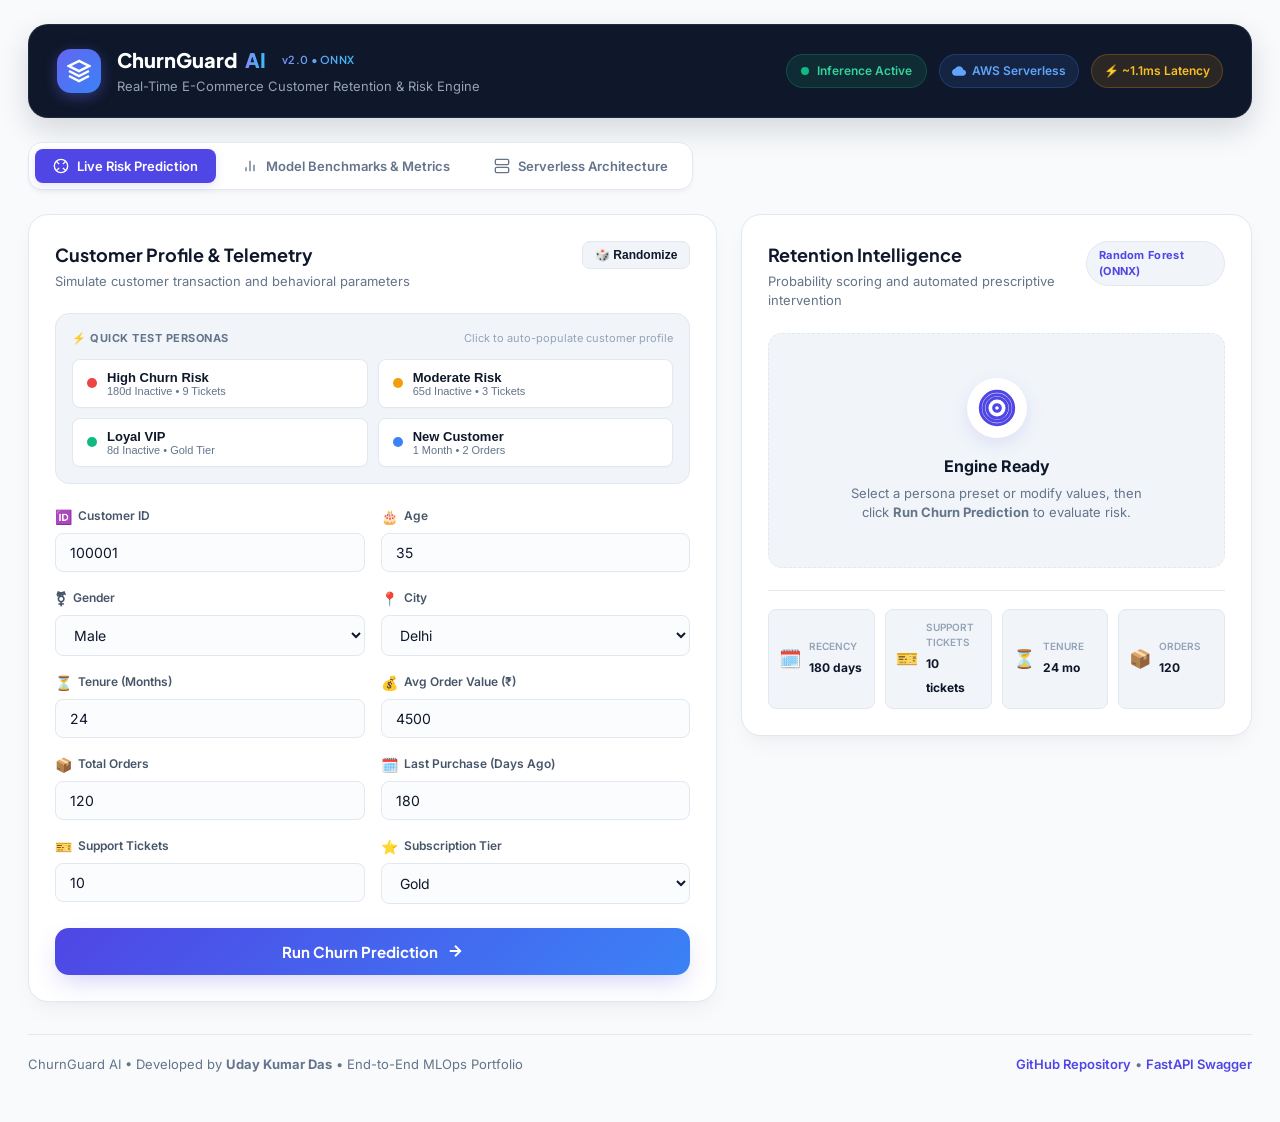
<file: docs/index.html>
<!DOCTYPE html>
<html lang="en">

<head>
    <meta charset="UTF-8">
    <meta name="viewport" content="width=device-width, initial-scale=1.0">
    <title>ChurnGuard AI • Enterprise Churn Intelligence & Retention Engine</title>
    
    <!-- Google Fonts -->
    <link rel="preconnect" href="https://fonts.googleapis.com">
    <link rel="preconnect" href="https://fonts.gstatic.com" crossorigin>
    <link href="https://fonts.googleapis.com/css2?family=Inter:wght@300;400;500;600;700&family=Plus+Jakarta+Sans:wght@500;600;700;800&display=swap" rel="stylesheet">

    <link rel="stylesheet" href="style.css">
</head>

<body>

<div class="app-wrapper">

    <!-- Top Navigation Header -->
    <header class="navbar">
        <div class="brand-group">
            <div class="brand-icon">
                <svg width="24" height="24" viewBox="0 0 24 24" fill="none" stroke="currentColor" stroke-width="2.5">
                    <path d="M12 2L2 7l10 5 10-5-10-5zM2 17l10 5 10-5M2 12l10 5 10-5"/>
                </svg>
            </div>
            <div>
                <div class="brand-title">
                    ChurnGuard <span>AI</span>
                    <span class="version-tag">v2.0 • ONNX</span>
                </div>
                <div class="brand-subtitle">Real-Time E-Commerce Customer Retention & Risk Engine</div>
            </div>
        </div>

        <div class="header-status-group">
            <div class="status-pill online">
                <span class="pulse-dot"></span>
                <span>Inference Active</span>
            </div>
            <div class="arch-badge">
                <svg width="14" height="14" viewBox="0 0 24 24" fill="currentColor"><path d="M19.35 10.04C18.67 6.59 15.64 4 12 4 9.11 4 6.6 5.64 5.35 8.04 2.34 8.36 0 10.91 0 14c0 3.31 2.69 6 6 6h13c2.76 0 5-2.24 5-5 0-2.64-2.05-4.78-4.65-4.96z"/></svg>
                <span>AWS Serverless</span>
            </div>
            <div class="latency-pill" id="latencyIndicator">
                ⚡ ~1.1ms Latency
            </div>
        </div>
    </header>

    <!-- Navigation Tabs -->
    <div class="view-tabs">
        <button type="button" class="tab-btn active" id="tabInference" data-view="inferenceView">
            <svg width="16" height="16" viewBox="0 0 24 24" fill="none" stroke="currentColor" stroke-width="2"><circle cx="12" cy="12" r="10"/><path d="m4.93 4.93 4.24 4.24M14.83 9.17l4.24-4.24M14.83 14.83l4.24 4.24M9.17 14.83l-4.24 4.24"/></svg>
            Live Risk Prediction
        </button>
        <button type="button" class="tab-btn" id="tabBenchmarks" data-view="benchmarksView">
            <svg width="16" height="16" viewBox="0 0 24 24" fill="none" stroke="currentColor" stroke-width="2"><path d="M18 20V10M12 20V4M6 20v-6"/></svg>
            Model Benchmarks & Metrics
        </button>
        <button type="button" class="tab-btn" id="tabArchitecture" data-view="architectureView">
            <svg width="16" height="16" viewBox="0 0 24 24" fill="none" stroke="currentColor" stroke-width="2"><rect x="2" y="2" width="20" height="8" rx="2"/><rect x="2" y="14" width="20" height="8" rx="2"/><line x1="6" y1="6" x2="6.01" y2="6"/><line x1="6" y1="18" x2="6.01" y2="18"/></svg>
            Serverless Architecture
        </button>
    </div>

    <!-- MAIN VIEW: INFERENCE DASHBOARD -->
    <div id="inferenceView" class="view-content active">
        <main class="dashboard-grid">

            <!-- LEFT: CUSTOMER FORM & PRESETS -->
            <section class="card input-card">
                <div class="card-header">
                    <div>
                        <h2>Customer Profile & Telemetry</h2>
                        <p>Simulate customer transaction and behavioral parameters</p>
                    </div>
                    <button type="button" id="randomizeBtn" class="action-btn-sm" title="Randomize values">
                        🎲 Randomize
                    </button>
                </div>

                <!-- One-Click Personas -->
                <div class="persona-section">
                    <div class="persona-header">
                        <span>⚡ QUICK TEST PERSONAS</span>
                        <small>Click to auto-populate customer profile</small>
                    </div>
                    <div class="persona-chips-grid">
                        <button type="button" class="persona-chip danger" data-persona="high_risk">
                            <span class="badge-dot red"></span>
                            <div>
                                <strong>High Churn Risk</strong>
                                <span>180d Inactive • 9 Tickets</span>
                            </div>
                        </button>
                        <button type="button" class="persona-chip warning" data-persona="medium_risk">
                            <span class="badge-dot orange"></span>
                            <div>
                                <strong>Moderate Risk</strong>
                                <span>65d Inactive • 3 Tickets</span>
                            </div>
                        </button>
                        <button type="button" class="persona-chip success" data-persona="loyal_vip">
                            <span class="badge-dot green"></span>
                            <div>
                                <strong>Loyal VIP</strong>
                                <span>8d Inactive • Gold Tier</span>
                            </div>
                        </button>
                        <button type="button" class="persona-chip neutral" data-persona="new_user">
                            <span class="badge-dot blue"></span>
                            <div>
                                <strong>New Customer</strong>
                                <span>1 Month • 2 Orders</span>
                            </div>
                        </button>
                    </div>
                </div>

                <!-- Input Form -->
                <form id="predictionForm" class="form-container">
                    <div class="form-grid">

                        <!-- Customer ID -->
                        <div class="field-group">
                            <label for="customer_id">
                                <span class="field-icon">🆔</span> Customer ID
                            </label>
                            <input type="number" id="customer_id" value="100001" required>
                        </div>

                        <!-- Age -->
                        <div class="field-group">
                            <label for="age">
                                <span class="field-icon">🎂</span> Age
                            </label>
                            <input type="number" id="age" value="35" min="18" max="100" required>
                        </div>

                        <!-- Gender -->
                        <div class="field-group">
                            <label for="gender">
                                <span class="field-icon">⚧</span> Gender
                            </label>
                            <select id="gender">
                                <option value="Male">Male</option>
                                <option value="Female">Female</option>
                            </select>
                        </div>

                        <!-- City -->
                        <div class="field-group">
                            <label for="city">
                                <span class="field-icon">📍</span> City
                            </label>
                            <select id="city">
                                <option value="Delhi">Delhi</option>
                                <option value="Mumbai">Mumbai</option>
                                <option value="Bangalore">Bangalore</option>
                                <option value="Chennai">Chennai</option>
                                <option value="Hyderabad">Hyderabad</option>
                                <option value="Kolkata">Kolkata</option>
                                <option value="Pune">Pune</option>
                            </select>
                        </div>

                        <!-- Tenure Months -->
                        <div class="field-group">
                            <label for="tenure_months">
                                <span class="field-icon">⏳</span> Tenure (Months)
                            </label>
                            <input type="number" id="tenure_months" value="24" min="0" max="120" required>
                        </div>

                        <!-- Avg Order Value -->
                        <div class="field-group">
                            <label for="avg_order_value">
                                <span class="field-icon">💰</span> Avg Order Value (₹)
                            </label>
                            <input type="number" id="avg_order_value" value="4500" min="0" step="50" required>
                        </div>

                        <!-- Total Orders -->
                        <div class="field-group">
                            <label for="total_orders">
                                <span class="field-icon">📦</span> Total Orders
                            </label>
                            <input type="number" id="total_orders" value="120" min="0" required>
                        </div>

                        <!-- Last Purchase Days Ago -->
                        <div class="field-group">
                            <label for="last_purchase_days_ago">
                                <span class="field-icon">🗓️</span> Last Purchase (Days Ago)
                            </label>
                            <input type="number" id="last_purchase_days_ago" value="180" min="0" required>
                        </div>

                        <!-- Support Tickets -->
                        <div class="field-group">
                            <label for="support_tickets">
                                <span class="field-icon">🎫</span> Support Tickets
                            </label>
                            <input type="number" id="support_tickets" value="10" min="0" required>
                        </div>

                        <!-- Subscription Type -->
                        <div class="field-group">
                            <label for="subscription_type">
                                <span class="field-icon">⭐</span> Subscription Tier
                            </label>
                            <select id="subscription_type">
                                <option value="Basic">Basic</option>
                                <option value="Silver">Silver</option>
                                <option value="Gold" selected>Gold</option>
                                <option value="Platinum">Platinum</option>
                            </select>
                        </div>

                    </div>

                    <button type="submit" id="predictButton" class="cta-predict-btn">
                        <span class="btn-text">Run Churn Prediction</span>
                        <svg class="btn-arrow" width="18" height="18" viewBox="0 0 24 24" fill="none" stroke="currentColor" stroke-width="2.5"><path d="M5 12h14M12 5l7 7-7 7"/></svg>
                    </button>
                </form>
            </section>

            <!-- RIGHT: PREDICTION RESULTS & INTELLIGENCE -->
            <section class="card output-card">
                <div class="card-header">
                    <div>
                        <h2>Retention Intelligence</h2>
                        <p>Probability scoring and automated prescriptive intervention</p>
                    </div>
                    <div class="model-pill">
                        <span class="model-type">Random Forest (ONNX)</span>
                    </div>
                </div>

                <!-- Dynamic Result Container -->
                <div id="result" class="result-container">
                    <div class="result-placeholder">
                        <div class="radar-pulse-icon">
                            <svg width="40" height="40" viewBox="0 0 24 24" fill="none" stroke="currentColor" stroke-width="1.8">
                                <path d="M12 2a10 10 0 1 0 10 10A10 10 0 0 0 12 2zm0 18a8 8 0 1 1 8-8 8 8 0 0 1-8 8z"/>
                                <path d="M12 6a6 6 0 1 0 6 6 6 6 0 0 0-6-6zm0 8a2 2 0 1 1 2-2 2 2 0 0 1-2 2z"/>
                            </svg>
                        </div>
                        <h3>Engine Ready</h3>
                        <p>Select a persona preset or modify values, then click <strong>Run Churn Prediction</strong> to evaluate risk.</p>
                    </div>
                </div>

                <!-- Financial ROI & Revenue Savings Card -->
                <div id="financialRoi" class="financial-roi-section" style="display: none;">
                    <div class="section-subheading roi-header">
                        <div>
                            <h3>💰 Revenue Impact & Intervention ROI</h3>
                            <p>Customer Lifetime Value (LTV) at risk vs proactive retention campaign cost</p>
                        </div>
                        <span class="roi-badge" id="roiBadge">+0% ROI</span>
                    </div>

                    <div class="roi-stats-grid">
                        <div class="roi-box danger">
                            <span class="roi-label">Annual Gross Loss at Risk</span>
                            <strong id="roiLossAtRisk" class="roi-val">₹0</strong>
                            <small id="roiLtvNote">Est. LTV: ₹0/yr</small>
                        </div>
                        <div class="roi-box warning">
                            <span class="roi-label">Intervention Budget</span>
                            <strong id="roiInterventionCost" class="roi-val">₹0</strong>
                            <small>Targeted Voucher & CS</small>
                        </div>
                        <div class="roi-box success">
                            <span class="roi-label">Expected Net Savings</span>
                            <strong id="roiNetSavings" class="roi-val">₹0</strong>
                            <small>Net Protected Revenue</small>
                        </div>
                    </div>
                </div>

                <!-- Risk Drivers Breakdown -->
                <div id="riskDrivers" class="risk-drivers-section" style="display: none;">
                    <div class="section-subheading">
                        <h3>🔍 Key Risk Attribution Drivers</h3>
                        <p>Feature contribution weights towards churn risk</p>
                    </div>
                    <div class="driver-bars">
                        <div class="driver-item">
                            <div class="driver-label">
                                <span>Purchase Inactivity (Recency)</span>
                                <strong id="recencyDriverScore">85%</strong>
                            </div>
                            <div class="driver-track"><div id="recencyDriverBar" class="driver-fill red" style="width: 85%;"></div></div>
                        </div>
                        <div class="driver-item">
                            <div class="driver-label">
                                <span>Support Friction (Tickets / Order)</span>
                                <strong id="supportDriverScore">70%</strong>
                            </div>
                            <div class="driver-track"><div id="supportDriverBar" class="driver-fill orange" style="width: 70%;"></div></div>
                        </div>
                        <div class="driver-item">
                            <div class="driver-label">
                                <span>Account Tenure Vulnerability</span>
                                <strong id="tenureDriverScore">45%</strong>
                            </div>
                            <div class="driver-track"><div id="tenureDriverBar" class="driver-fill blue" style="width: 45%;"></div></div>
                        </div>
                    </div>
                </div>

                <!-- Prescriptive Retention Playbook -->
                <div id="retentionPlan" class="retention-plan-section" style="display: none;">
                    <div class="section-subheading">
                        <h3>💡 Prescriptive Retention Playbook</h3>
                        <p>Automated business actions recommended for this profile</p>
                    </div>
                    <div id="retentionActionsList" class="retention-actions-list">
                        <!-- Populated by script.js -->
                    </div>
                </div>

                <!-- Live Behavioral Signals Ticker -->
                <div class="signals-summary">
                    <div class="signal-card">
                        <div class="sig-icon">🗓️</div>
                        <div class="sig-info">
                            <span>Recency</span>
                            <strong id="recencyValue">180 days</strong>
                        </div>
                    </div>
                    <div class="signal-card">
                        <div class="sig-icon">🎫</div>
                        <div class="sig-info">
                            <span>Support Tickets</span>
                            <strong id="supportValue">10 tickets</strong>
                        </div>
                    </div>
                    <div class="signal-card">
                        <div class="sig-icon">⏳</div>
                        <div class="sig-info">
                            <span>Tenure</span>
                            <strong id="tenureValue">24 months</strong>
                        </div>
                    </div>
                    <div class="signal-card">
                        <div class="sig-icon">📦</div>
                        <div class="sig-info">
                            <span>Orders</span>
                            <strong id="ordersValue">120</strong>
                        </div>
                    </div>
                </div>

            </section>
        </main>
    </div>

    <!-- TAB 2: MODEL BENCHMARKS VIEW -->
    <div id="benchmarksView" class="view-content">
        <section class="card benchmark-card">
            <div class="card-header">
                <div>
                    <h2>Empirical Model Benchmarks (200,000 Records)</h2>
                    <p>Comparison of 6 classification architectures evaluated on 80/20 stratified test split</p>
                </div>
                <div class="eval-tag">Dataset: 200k Rows • 23 Features</div>
            </div>

            <div class="table-responsive">
                <table class="benchmark-table">
                    <thead>
                        <tr>
                            <th>Model Architecture</th>
                            <th>Artifact Size</th>
                            <th>Latency (1k req)</th>
                            <th>ROC-AUC</th>
                            <th>Recall (0.50)</th>
                            <th>Recall (0.30)</th>
                            <th>F1 Score</th>
                        </tr>
                    </thead>
                    <tbody>
                        <tr>
                            <td><strong>Logistic Regression</strong> (Baseline)</td>
                            <td>&lt; 1 MB</td>
                            <td>0.09 ms</td>
                            <td>0.6687</td>
                            <td>33.36%</td>
                            <td>81.31%</td>
                            <td>0.5773</td>
                        </tr>
                        <tr class="highlight-row current">
                            <td>
                                <strong>Random Forest (Current Production)</strong>
                                <span class="row-badge current">Current Model</span>
                            </td>
                            <td>49.21 MB</td>
                            <td>26.41 ms</td>
                            <td>0.6793</td>
                            <td>31.17%</td>
                            <td>82.69%</td>
                            <td>0.5831</td>
                        </tr>
                        <tr>
                            <td><strong>Random Forest (Pruned)</strong></td>
                            <td>3.65 MB <span class="badge-good">-93%</span></td>
                            <td>13.55 ms</td>
                            <td>0.6795</td>
                            <td>67.07%</td>
                            <td>96.39%</td>
                            <td>0.5660</td>
                        </tr>
                        <tr class="highlight-row best">
                            <td>
                                <strong>LightGBM</strong>
                                <span class="row-badge best">Top Scaler</span>
                            </td>
                            <td>0.50 MB <span class="badge-good">-99%</span></td>
                            <td>1.60 ms</td>
                            <td>0.6792</td>
                            <td>66.01%</td>
                            <td>94.48%</td>
                            <td>0.5709</td>
                        </tr>
                        <tr class="highlight-row best">
                            <td>
                                <strong>XGBoost</strong>
                                <span class="row-badge best">Fastest</span>
                            </td>
                            <td>0.40 MB <span class="badge-good">-99.2%</span></td>
                            <td><strong>1.14 ms</strong></td>
                            <td>0.6796</td>
                            <td>66.16%</td>
                            <td>94.37%</td>
                            <td>0.5706</td>
                        </tr>
                        <tr>
                            <td><strong>HistGradientBoosting</strong> (Scikit-learn)</td>
                            <td><strong>0.22 MB</strong></td>
                            <td>2.33 ms</td>
                            <td><strong>0.6806</strong></td>
                            <td>66.43%</td>
                            <td>94.86%</td>
                            <td><strong>0.5710</strong></td>
                        </tr>
                    </tbody>
                </table>
            </div>

            <div class="benchmark-highlights">
                <div class="highlight-box">
                    <div class="hl-number">99.5%</div>
                    <div class="hl-title">Model Size Reduction</div>
                    <p>Shrunk from 49.2 MB down to 0.22 MB, eliminating AWS Lambda cold start delays.</p>
                </div>
                <div class="highlight-box">
                    <div class="hl-number">23x</div>
                    <div class="hl-title">Inference Speedup</div>
                    <p>XGBoost executes 1,000 predictions in just 1.14 ms compared to 26.4 ms for Random Forest.</p>
                </div>
                <div class="highlight-box">
                    <div class="hl-number">94.8%</div>
                    <div class="hl-title">Target Churn Recall</div>
                    <p>At 0.30 decision threshold, captures over 94% of at-risk customers before churn occurs.</p>
                </div>
            </div>
        </section>
    </div>

    <!-- TAB 3: ARCHITECTURE VIEW -->
    <div id="architectureView" class="view-content">
        <section class="card arch-card">
            <div class="card-header">
                <div>
                    <h2>End-to-End Serverless ML Pipeline</h2>
                    <p>Production deployment architecture on AWS Cloud infrastructure</p>
                </div>
                <div class="eval-tag">AWS Serverless Architecture</div>
            </div>

            <div class="architecture-diagram">
                <div class="arch-step">
                    <div class="step-num">1</div>
                    <div class="step-icon">🌐</div>
                    <h4>Web Dashboard</h4>
                    <p>User inputs or CRM webhook sends customer telemetry</p>
                </div>
                <div class="arch-arrow">➔</div>
                <div class="arch-step">
                    <div class="step-num">2</div>
                    <div class="step-icon">⚡</div>
                    <h4>Lambda Function URL</h4>
                    <p>Direct HTTP REST endpoint with CORS & TLS encryption</p>
                </div>
                <div class="arch-arrow">➔</div>
                <div class="arch-step">
                    <div class="step-num">3</div>
                    <div class="step-icon">☁️</div>
                    <h4>AWS Lambda Engine</h4>
                    <p>Serverless Python runtime with memory caching</p>
                </div>
                <div class="arch-arrow">➔</div>
                <div class="arch-step">
                    <div class="step-num">4</div>
                    <div class="step-icon">🪣</div>
                    <h4>Amazon S3 & ONNX</h4>
                    <p>Serialized ONNX pipelines cached in <code>/tmp</code></p>
                </div>
                <div class="arch-arrow">➔</div>
                <div class="arch-step">
                    <div class="step-num">5</div>
                    <div class="step-icon">📊</div>
                    <h4>Prescriptive Output</h4>
                    <p>Probability score, 3-tier risk level, and retention action playbook</p>
                </div>
            </div>
        </section>
    </div>

    <!-- Footer -->
    <footer class="app-footer">
        <div>
            <span>ChurnGuard AI</span> • Developed by <strong>Uday Kumar Das</strong> • End-to-End MLOps Portfolio
        </div>
        <div class="footer-links">
            <a href="https://github.com/U24day/ecommerce-churn-prediction" target="_blank" rel="noopener">GitHub Repository</a>
            <span>•</span>
            <a href="http://localhost:8000/docs" target="_blank" rel="noopener">FastAPI Swagger</a>
        </div>
    </footer>

</div>

<!-- Voucher Code Toast Notification -->
<div id="toastNotification" class="toast-notification"></div>

<script src="script.js"></script>

</body>
</html>
</file>
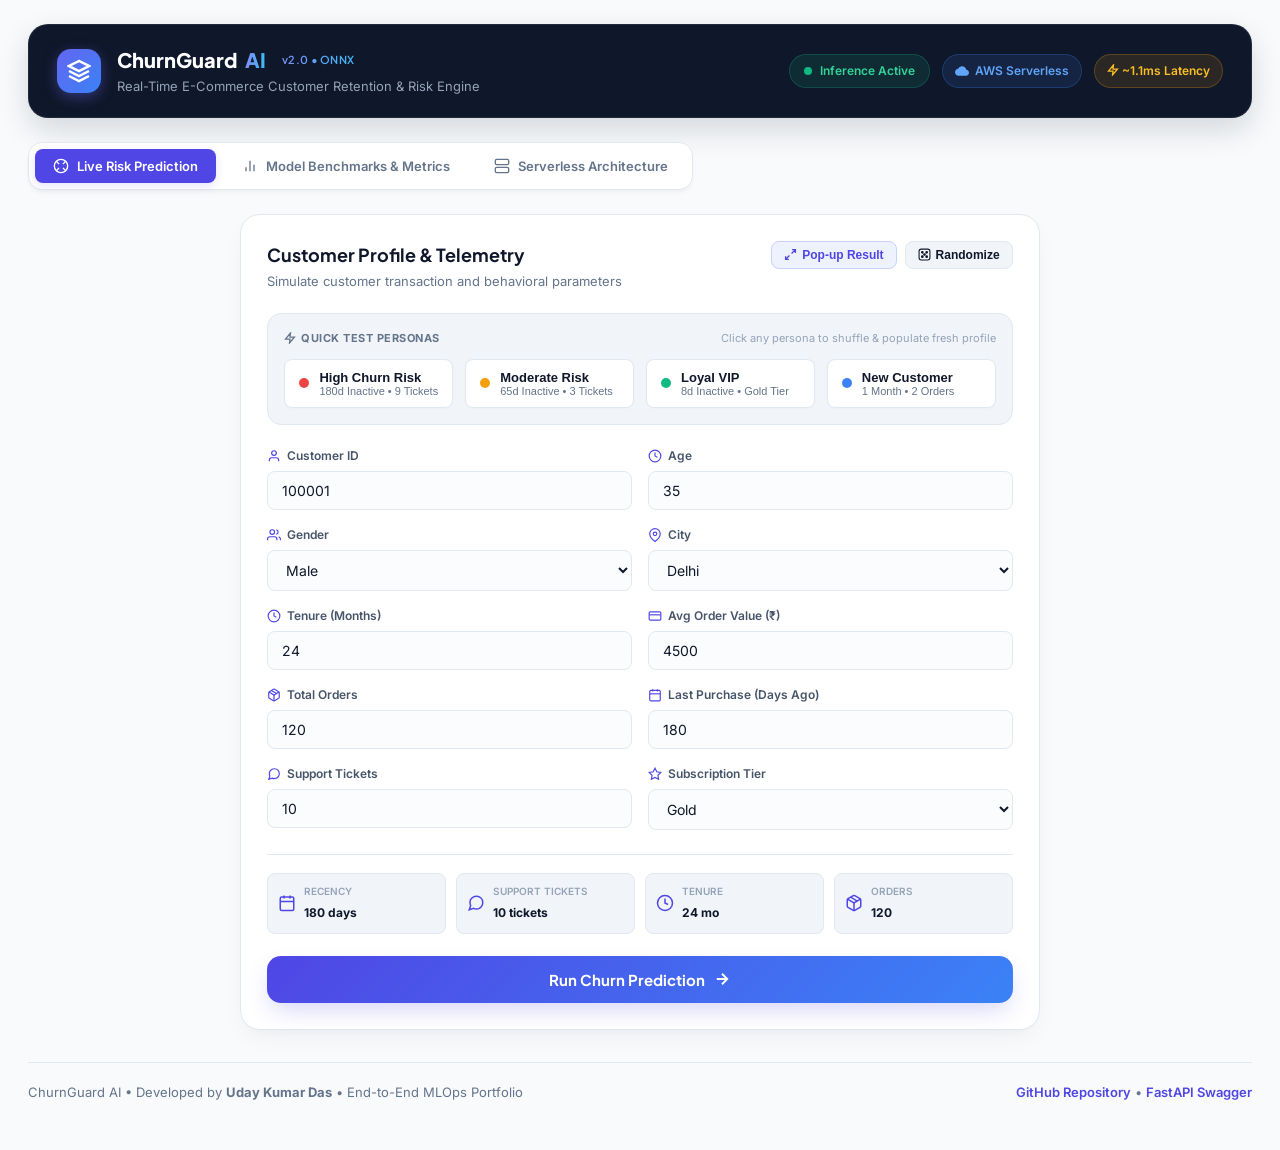
<file: web/index.html>
<!DOCTYPE html>
<html lang="en">

<head>
    <meta charset="UTF-8">
    <meta name="viewport" content="width=device-width, initial-scale=1.0">
    <title>ChurnGuard AI • Enterprise Churn Intelligence & Retention Engine</title>
    
    <!-- Google Fonts -->
    <link rel="preconnect" href="https://fonts.googleapis.com">
    <link rel="preconnect" href="https://fonts.gstatic.com" crossorigin>
    <link href="https://fonts.googleapis.com/css2?family=Inter:wght@300;400;500;600;700&family=Plus+Jakarta+Sans:wght@500;600;700;800&display=swap" rel="stylesheet">

    <link rel="stylesheet" href="style.css">
</head>

<body>

<div class="app-wrapper">

    <!-- Top Navigation Header -->
    <header class="navbar">
        <div class="brand-group">
            <div class="brand-icon">
                <svg width="24" height="24" viewBox="0 0 24 24" fill="none" stroke="currentColor" stroke-width="2.5">
                    <path d="M12 2L2 7l10 5 10-5-10-5zM2 17l10 5 10-5M2 12l10 5 10-5"/>
                </svg>
            </div>
            <div>
                <div class="brand-title">
                    ChurnGuard <span>AI</span>
                    <span class="version-tag">v2.0 • ONNX</span>
                </div>
                <div class="brand-subtitle">Real-Time E-Commerce Customer Retention & Risk Engine</div>
            </div>
        </div>

        <div class="header-status-group">
            <div class="status-pill online">
                <span class="pulse-dot"></span>
                <span>Inference Active</span>
            </div>
            <div class="arch-badge">
                <svg width="14" height="14" viewBox="0 0 24 24" fill="currentColor"><path d="M19.35 10.04C18.67 6.59 15.64 4 12 4 9.11 4 6.6 5.64 5.35 8.04 2.34 8.36 0 10.91 0 14c0 3.31 2.69 6 6 6h13c2.76 0 5-2.24 5-5 0-2.64-2.05-4.78-4.65-4.96z"/></svg>
                <span>AWS Serverless</span>
            </div>
            <div class="latency-pill" id="latencyIndicator">
                <svg width="12" height="12" viewBox="0 0 24 24" fill="none" stroke="currentColor" stroke-width="2.5" style="vertical-align:-1px; margin-right:3px;"><polygon points="13 2 3 14 12 14 11 22 21 10 12 10 13 2"/></svg>~1.1ms Latency
            </div>
        </div>
    </header>

    <!-- Navigation Tabs -->
    <div class="view-tabs">
        <button type="button" class="tab-btn active" id="tabInference" data-view="inferenceView">
            <svg width="16" height="16" viewBox="0 0 24 24" fill="none" stroke="currentColor" stroke-width="2"><circle cx="12" cy="12" r="10"/><path d="m4.93 4.93 4.24 4.24M14.83 9.17l4.24-4.24M14.83 14.83l4.24 4.24M9.17 14.83l-4.24 4.24"/></svg>
            Live Risk Prediction
        </button>
        <button type="button" class="tab-btn" id="tabBenchmarks" data-view="benchmarksView">
            <svg width="16" height="16" viewBox="0 0 24 24" fill="none" stroke="currentColor" stroke-width="2"><path d="M18 20V10M12 20V4M6 20v-6"/></svg>
            Model Benchmarks & Metrics
        </button>
        <button type="button" class="tab-btn" id="tabArchitecture" data-view="architectureView">
            <svg width="16" height="16" viewBox="0 0 24 24" fill="none" stroke="currentColor" stroke-width="2"><rect x="2" y="2" width="20" height="8" rx="2"/><rect x="2" y="14" width="20" height="8" rx="2"/><line x1="6" y1="6" x2="6.01" y2="6"/><line x1="6" y1="18" x2="6.01" y2="18"/></svg>
            Serverless Architecture
        </button>
    </div>

    <!-- MAIN VIEW: INFERENCE DASHBOARD -->
    <div id="inferenceView" class="view-content active">
        <main class="dashboard-grid">

            <!-- LEFT: CUSTOMER FORM & PRESETS -->
            <section class="card input-card">
                <div class="card-header">
                    <div>
                        <h2>Customer Profile & Telemetry</h2>
                        <p>Simulate customer transaction and behavioral parameters</p>
                    </div>
                    <div style="display: flex; align-items: center; gap: 8px;">
                        <button type="button" id="reopenModalBtn" class="action-btn-sm reopen-modal-btn" title="View last prediction result" style="display: none;">
                            <svg width="13" height="13" viewBox="0 0 24 24" fill="none" stroke="currentColor" stroke-width="2.5"><path d="M15 3h6v6M9 21H3v-6M21 3l-7 7M3 21l7-7"/></svg>
                            <span>Pop-up Result</span>
                        </button>
                        <button type="button" id="randomizeBtn" class="action-btn-sm" title="Randomize values">
                            <svg width="13" height="13" viewBox="0 0 24 24" fill="none" stroke="currentColor" stroke-width="2"><rect x="2" y="2" width="20" height="20" rx="4"/><circle cx="8" cy="8" r="1.5" fill="currentColor"/><circle cx="16" cy="8" r="1.5" fill="currentColor"/><circle cx="12" cy="12" r="1.5" fill="currentColor"/><circle cx="8" cy="16" r="1.5" fill="currentColor"/><circle cx="16" cy="16" r="1.5" fill="currentColor"/></svg>
                            <span>Randomize</span>
                        </button>
                    </div>
                </div>

                <!-- One-Click Personas -->
                <div class="persona-section">
                    <div class="persona-header">
                        <span style="display:inline-flex; align-items:center; gap:5px;">
                            <svg width="12" height="12" viewBox="0 0 24 24" fill="none" stroke="currentColor" stroke-width="2.5"><polygon points="13 2 3 14 12 14 11 22 21 10 12 10 13 2"/></svg>
                            QUICK TEST PERSONAS
                        </span>
                        <small>Click any persona to shuffle &amp; populate fresh profile</small>
                    </div>
                    <div class="persona-chips-grid">
                        <button type="button" class="persona-chip danger" data-persona="high_risk" title="Click to shuffle &amp; load high churn risk customer">
                            <span class="badge-dot red"></span>
                            <div>
                                <strong>High Churn Risk</strong>
                                <span class="persona-meta" id="meta_high_risk">180d Inactive • 9 Tickets</span>
                            </div>
                        </button>
                        <button type="button" class="persona-chip warning" data-persona="medium_risk" title="Click to shuffle &amp; load moderate risk customer">
                            <span class="badge-dot orange"></span>
                            <div>
                                <strong>Moderate Risk</strong>
                                <span class="persona-meta" id="meta_medium_risk">65d Inactive • 3 Tickets</span>
                            </div>
                        </button>
                        <button type="button" class="persona-chip success" data-persona="loyal_vip" title="Click to shuffle &amp; load loyal VIP customer">
                            <span class="badge-dot green"></span>
                            <div>
                                <strong>Loyal VIP</strong>
                                <span class="persona-meta" id="meta_loyal_vip">8d Inactive • Gold Tier</span>
                            </div>
                        </button>
                        <button type="button" class="persona-chip neutral" data-persona="new_user" title="Click to shuffle &amp; load new customer">
                            <span class="badge-dot blue"></span>
                            <div>
                                <strong>New Customer</strong>
                                <span class="persona-meta" id="meta_new_user">1 Month • 2 Orders</span>
                            </div>
                        </button>
                    </div>
                </div>

                <!-- Input Form -->
                <form id="predictionForm" class="form-container">
                    <div class="form-grid">

                        <!-- Customer ID -->
                        <div class="field-group">
                            <label for="customer_id">
                                <span class="field-icon">
                                    <svg width="14" height="14" viewBox="0 0 24 24" fill="none" stroke="currentColor" stroke-width="2"><path d="M20 21v-2a4 4 0 0 0-4-4H8a4 4 0 0 0-4 4v2"/><circle cx="12" cy="7" r="4"/></svg>
                                </span> Customer ID
                            </label>
                            <input type="number" id="customer_id" value="100001" required>
                        </div>

                        <!-- Age -->
                        <div class="field-group">
                            <label for="age">
                                <span class="field-icon">
                                    <svg width="14" height="14" viewBox="0 0 24 24" fill="none" stroke="currentColor" stroke-width="2"><circle cx="12" cy="12" r="10"/><polyline points="12 6 12 12 16 14"/></svg>
                                </span> Age
                            </label>
                            <input type="number" id="age" value="35" min="18" max="100" required>
                        </div>

                        <!-- Gender -->
                        <div class="field-group">
                            <label for="gender">
                                <span class="field-icon">
                                    <svg width="14" height="14" viewBox="0 0 24 24" fill="none" stroke="currentColor" stroke-width="2"><path d="M17 21v-2a4 4 0 0 0-4-4H5a4 4 0 0 0-4 4v2"/><circle cx="9" cy="7" r="4"/><path d="M23 21v-2a4 4 0 0 0-3-3.87"/><path d="M16 3.13a4 4 0 0 1 0 7.75"/></svg>
                                </span> Gender
                            </label>
                            <select id="gender">
                                <option value="Male">Male</option>
                                <option value="Female">Female</option>
                            </select>
                        </div>

                        <!-- City -->
                        <div class="field-group">
                            <label for="city">
                                <span class="field-icon">
                                    <svg width="14" height="14" viewBox="0 0 24 24" fill="none" stroke="currentColor" stroke-width="2"><path d="M21 10c0 7-9 13-9 13s-9-6-9-13a9 9 0 0 1 18 0z"/><circle cx="12" cy="10" r="3"/></svg>
                                </span> City
                            </label>
                            <select id="city">
                                <option value="Delhi">Delhi</option>
                                <option value="Mumbai">Mumbai</option>
                                <option value="Bangalore">Bangalore</option>
                                <option value="Chennai">Chennai</option>
                                <option value="Hyderabad">Hyderabad</option>
                                <option value="Kolkata">Kolkata</option>
                                <option value="Pune">Pune</option>
                            </select>
                        </div>

                        <!-- Tenure Months -->
                        <div class="field-group">
                            <label for="tenure_months">
                                <span class="field-icon">
                                    <svg width="14" height="14" viewBox="0 0 24 24" fill="none" stroke="currentColor" stroke-width="2"><circle cx="12" cy="12" r="10"/><polyline points="12 6 12 12 16 14"/></svg>
                                </span> Tenure (Months)
                            </label>
                            <input type="number" id="tenure_months" value="24" min="0" max="120" required>
                        </div>

                        <!-- Avg Order Value -->
                        <div class="field-group">
                            <label for="avg_order_value">
                                <span class="field-icon">
                                    <svg width="14" height="14" viewBox="0 0 24 24" fill="none" stroke="currentColor" stroke-width="2"><rect x="2" y="5" width="20" height="14" rx="2"/><line x1="2" y1="10" x2="22" y2="10"/></svg>
                                </span> Avg Order Value (₹)
                            </label>
                            <input type="number" id="avg_order_value" value="4500" min="0" step="1" required>
                        </div>

                        <!-- Total Orders -->
                        <div class="field-group">
                            <label for="total_orders">
                                <span class="field-icon">
                                    <svg width="14" height="14" viewBox="0 0 24 24" fill="none" stroke="currentColor" stroke-width="2"><line x1="16.5" y1="9.4" x2="7.5" y2="4.21"/><path d="M21 16V8a2 2 0 0 0-1-1.73l-7-4a2 2 0 0 0-2 0l-7 4A2 2 0 0 0 3 8v8a2 2 0 0 0 1 1.73l7 4a2 2 0 0 0 2 0l7-4A2 2 0 0 0 21 16z"/><polyline points="3.27 6.96 12 12.01 20.73 6.96"/><line x1="12" y1="22.08" x2="12" y2="12"/></svg>
                                </span> Total Orders
                            </label>
                            <input type="number" id="total_orders" value="120" min="0" required>
                        </div>

                        <!-- Last Purchase Days Ago -->
                        <div class="field-group">
                            <label for="last_purchase_days_ago">
                                <span class="field-icon">
                                    <svg width="14" height="14" viewBox="0 0 24 24" fill="none" stroke="currentColor" stroke-width="2"><rect x="3" y="4" width="18" height="18" rx="2" ry="2"/><line x1="16" y1="2" x2="16" y2="6"/><line x1="8" y1="2" x2="8" y2="6"/><line x1="3" y1="10" x2="21" y2="10"/></svg>
                                </span> Last Purchase (Days Ago)
                            </label>
                            <input type="number" id="last_purchase_days_ago" value="180" min="0" required>
                        </div>

                        <!-- Support Tickets -->
                        <div class="field-group">
                            <label for="support_tickets">
                                <span class="field-icon">
                                    <svg width="14" height="14" viewBox="0 0 24 24" fill="none" stroke="currentColor" stroke-width="2"><path d="M21 11.5a8.38 8.38 0 0 1-.9 3.8 8.5 8.5 0 0 1-7.6 4.7 8.38 8.38 0 0 1-3.8-.9L3 21l1.9-5.7a8.38 8.38 0 0 1-.9-3.8 8.5 8.5 0 0 1 4.7-7.6 8.38 8.38 0 0 1 3.8-.9h.5a8.48 8.48 0 0 1 8 8v.5z"/></svg>
                                </span> Support Tickets
                            </label>
                            <input type="number" id="support_tickets" value="10" min="0" required>
                        </div>

                        <!-- Subscription Type -->
                        <div class="field-group">
                            <label for="subscription_type">
                                <span class="field-icon">
                                    <svg width="14" height="14" viewBox="0 0 24 24" fill="none" stroke="currentColor" stroke-width="2"><polygon points="12 2 15.09 8.26 22 9.27 17 14.14 18.18 21.02 12 17.77 5.82 21.02 7 14.14 2 9.27 8.91 8.26 12 2"/></svg>
                                </span> Subscription Tier
                            </label>
                            <select id="subscription_type">
                                <option value="Basic">Basic</option>
                                <option value="Silver">Silver</option>
                                <option value="Gold" selected>Gold</option>
                                <option value="Platinum">Platinum</option>
                            </select>
                        </div>

                    </div>

                    <!-- Live Behavioral Signals Preview -->
                    <div class="signals-summary">
                        <div class="signal-card">
                            <div class="sig-icon">
                                <svg width="18" height="18" viewBox="0 0 24 24" fill="none" stroke="currentColor" stroke-width="2"><rect x="3" y="4" width="18" height="18" rx="2" ry="2"/><line x1="16" y1="2" x2="16" y2="6"/><line x1="8" y1="2" x2="8" y2="6"/><line x1="3" y1="10" x2="21" y2="10"/></svg>
                            </div>
                            <div class="sig-info">
                                <span>Recency</span>
                                <strong id="recencyValue">180 days</strong>
                            </div>
                        </div>
                        <div class="signal-card">
                            <div class="sig-icon">
                                <svg width="18" height="18" viewBox="0 0 24 24" fill="none" stroke="currentColor" stroke-width="2"><path d="M21 11.5a8.38 8.38 0 0 1-.9 3.8 8.5 8.5 0 0 1-7.6 4.7 8.38 8.38 0 0 1-3.8-.9L3 21l1.9-5.7a8.38 8.38 0 0 1-.9-3.8 8.5 8.5 0 0 1 4.7-7.6 8.38 8.38 0 0 1 3.8-.9h.5a8.48 8.48 0 0 1 8 8v.5z"/></svg>
                            </div>
                            <div class="sig-info">
                                <span>Support Tickets</span>
                                <strong id="supportValue">10 tickets</strong>
                            </div>
                        </div>
                        <div class="signal-card">
                            <div class="sig-icon">
                                <svg width="18" height="18" viewBox="0 0 24 24" fill="none" stroke="currentColor" stroke-width="2"><circle cx="12" cy="12" r="10"/><polyline points="12 6 12 12 16 14"/></svg>
                            </div>
                            <div class="sig-info">
                                <span>Tenure</span>
                                <strong id="tenureValue">24 months</strong>
                            </div>
                        </div>
                        <div class="signal-card">
                            <div class="sig-icon">
                                <svg width="18" height="18" viewBox="0 0 24 24" fill="none" stroke="currentColor" stroke-width="2"><line x1="16.5" y1="9.4" x2="7.5" y2="4.21"/><path d="M21 16V8a2 2 0 0 0-1-1.73l-7-4a2 2 0 0 0-2 0l-7 4A2 2 0 0 0 3 8v8a2 2 0 0 0 1 1.73l7 4a2 2 0 0 0 2 0l7-4A2 2 0 0 0 21 16z"/><polyline points="3.27 6.96 12 12.01 20.73 6.96"/><line x1="12" y1="22.08" x2="12" y2="12"/></svg>
                            </div>
                            <div class="sig-info">
                                <span>Orders</span>
                                <strong id="ordersValue">120</strong>
                            </div>
                        </div>
                    </div>

                    <button type="submit" id="predictButton" class="cta-predict-btn">
                        <span class="btn-text">Run Churn Prediction</span>
                        <svg class="btn-arrow" width="18" height="18" viewBox="0 0 24 24" fill="none" stroke="currentColor" stroke-width="2.5"><path d="M5 12h14M12 5l7 7-7 7"/></svg>
                    </button>
                </form>
            </section>
        </main>
    </div>

    <!-- TAB 2: MODEL BENCHMARKS VIEW -->
    <div id="benchmarksView" class="view-content">
        <section class="card benchmark-card">
            <div class="card-header">
                <div>
                    <h2>Empirical Model Benchmarks (200,000 Records)</h2>
                    <p>Comparison of 6 classification architectures evaluated on 80/20 stratified test split</p>
                </div>
                <div class="eval-tag">Dataset: 200k Rows • 23 Features</div>
            </div>

            <div class="table-responsive">
                <table class="benchmark-table">
                    <thead>
                        <tr>
                            <th>Model Architecture</th>
                            <th>Artifact Size</th>
                            <th>Latency (1k req)</th>
                            <th>ROC-AUC</th>
                            <th>Recall (0.50)</th>
                            <th>Recall (0.30)</th>
                            <th>F1 Score</th>
                        </tr>
                    </thead>
                    <tbody>
                        <tr>
                            <td><strong>Logistic Regression</strong> (Baseline)</td>
                            <td>&lt; 1 MB</td>
                            <td>0.09 ms</td>
                            <td>0.6687</td>
                            <td>33.36%</td>
                            <td>81.31%</td>
                            <td>0.5773</td>
                        </tr>
                        <tr class="highlight-row current">
                            <td>
                                <strong>Random Forest (Current Production)</strong>
                                <span class="row-badge current">Current Model</span>
                            </td>
                            <td>49.21 MB</td>
                            <td>26.41 ms</td>
                            <td>0.6793</td>
                            <td>31.17%</td>
                            <td>82.69%</td>
                            <td>0.5831</td>
                        </tr>
                        <tr>
                            <td><strong>Random Forest (Pruned)</strong></td>
                            <td>3.65 MB <span class="badge-good">-93%</span></td>
                            <td>13.55 ms</td>
                            <td>0.6795</td>
                            <td>67.07%</td>
                            <td>96.39%</td>
                            <td>0.5660</td>
                        </tr>
                        <tr class="highlight-row best">
                            <td>
                                <strong>LightGBM</strong>
                                <span class="row-badge best">Top Scaler</span>
                            </td>
                            <td>0.50 MB <span class="badge-good">-99%</span></td>
                            <td>1.60 ms</td>
                            <td>0.6792</td>
                            <td>66.01%</td>
                            <td>94.48%</td>
                            <td>0.5709</td>
                        </tr>
                        <tr class="highlight-row best">
                            <td>
                                <strong>XGBoost</strong>
                                <span class="row-badge best">Fastest</span>
                            </td>
                            <td>0.40 MB <span class="badge-good">-99.2%</span></td>
                            <td><strong>1.14 ms</strong></td>
                            <td>0.6796</td>
                            <td>66.16%</td>
                            <td>94.37%</td>
                            <td>0.5706</td>
                        </tr>
                        <tr>
                            <td><strong>HistGradientBoosting</strong> (Scikit-learn)</td>
                            <td><strong>0.22 MB</strong></td>
                            <td>2.33 ms</td>
                            <td><strong>0.6806</strong></td>
                            <td>66.43%</td>
                            <td>94.86%</td>
                            <td><strong>0.5710</strong></td>
                        </tr>
                    </tbody>
                </table>
            </div>

            <div class="benchmark-highlights">
                <div class="highlight-box">
                    <div class="hl-number">99.5%</div>
                    <div class="hl-title">Model Size Reduction</div>
                    <p>Shrunk from 49.2 MB down to 0.22 MB, eliminating AWS Lambda cold start delays.</p>
                </div>
                <div class="highlight-box">
                    <div class="hl-number">23x</div>
                    <div class="hl-title">Inference Speedup</div>
                    <p>XGBoost executes 1,000 predictions in just 1.14 ms compared to 26.4 ms for Random Forest.</p>
                </div>
                <div class="highlight-box">
                    <div class="hl-number">94.8%</div>
                    <div class="hl-title">Target Churn Recall</div>
                    <p>At 0.30 decision threshold, captures over 94% of at-risk customers before churn occurs.</p>
                </div>
            </div>
        </section>
    </div>

    <!-- TAB 3: ARCHITECTURE VIEW -->
    <div id="architectureView" class="view-content">
        <section class="card arch-card">
            <div class="card-header">
                <div>
                    <h2>End-to-End Serverless ML Pipeline</h2>
                    <p>Production deployment architecture on AWS Cloud infrastructure</p>
                </div>
                <div class="eval-tag">AWS Serverless Architecture</div>
            </div>

            <div class="architecture-diagram">
                <div class="arch-step">
                    <div class="step-num">1</div>
                    <div class="step-icon">
                        <svg width="26" height="26" viewBox="0 0 24 24" fill="none" stroke="currentColor" stroke-width="2"><circle cx="12" cy="12" r="10"/><line x1="2" y1="12" x2="22" y2="12"/><path d="M12 2a15.3 15.3 0 0 1 4 10 15.3 15.3 0 0 1-4 10 15.3 15.3 0 0 1-4-10 15.3 15.3 0 0 1 4-10z"/></svg>
                    </div>
                    <h4>Web Dashboard</h4>
                    <p>User inputs or CRM webhook sends customer telemetry</p>
                </div>
                <div class="arch-arrow">
                    <svg width="18" height="18" viewBox="0 0 24 24" fill="none" stroke="currentColor" stroke-width="2.5"><path d="M5 12h14M12 5l7 7-7 7"/></svg>
                </div>
                <div class="arch-step">
                    <div class="step-num">2</div>
                    <div class="step-icon">
                        <svg width="26" height="26" viewBox="0 0 24 24" fill="none" stroke="currentColor" stroke-width="2"><polygon points="13 2 3 14 12 14 11 22 21 10 12 10 13 2"/></svg>
                    </div>
                    <h4>Lambda Function URL</h4>
                    <p>Direct HTTP REST endpoint with CORS & TLS encryption</p>
                </div>
                <div class="arch-arrow">
                    <svg width="18" height="18" viewBox="0 0 24 24" fill="none" stroke="currentColor" stroke-width="2.5"><path d="M5 12h14M12 5l7 7-7 7"/></svg>
                </div>
                <div class="arch-step">
                    <div class="step-num">3</div>
                    <div class="step-icon">
                        <svg width="26" height="26" viewBox="0 0 24 24" fill="none" stroke="currentColor" stroke-width="2"><path d="M18 10h-1.26A8 8 0 1 0 9 20h9a5 5 0 0 0 0-10z"/></svg>
                    </div>
                    <h4>AWS Lambda Engine</h4>
                    <p>Serverless Python runtime with memory caching</p>
                </div>
                <div class="arch-arrow">
                    <svg width="18" height="18" viewBox="0 0 24 24" fill="none" stroke="currentColor" stroke-width="2.5"><path d="M5 12h14M12 5l7 7-7 7"/></svg>
                </div>
                <div class="arch-step">
                    <div class="step-num">4</div>
                    <div class="step-icon">
                        <svg width="26" height="26" viewBox="0 0 24 24" fill="none" stroke="currentColor" stroke-width="2"><ellipse cx="12" cy="5" rx="9" ry="3"/><path d="M21 12c0 1.66-4 3-9 3s-9-1.34-9-3"/><path d="M3 5v14c0 1.66 4 3 9 3s9-1.34 9-3V5"/></svg>
                    </div>
                    <h4>Amazon S3 & ONNX</h4>
                    <p>Serialized ONNX pipelines cached in <code>/tmp</code></p>
                </div>
                <div class="arch-arrow">
                    <svg width="18" height="18" viewBox="0 0 24 24" fill="none" stroke="currentColor" stroke-width="2.5"><path d="M5 12h14M12 5l7 7-7 7"/></svg>
                </div>
                <div class="arch-step">
                    <div class="step-num">5</div>
                    <div class="step-icon">
                        <svg width="26" height="26" viewBox="0 0 24 24" fill="none" stroke="currentColor" stroke-width="2"><line x1="18" y1="20" x2="18" y2="10"/><line x1="12" y1="20" x2="12" y2="4"/><line x1="6" y1="20" x2="6" y2="14"/></svg>
                    </div>
                    <h4>Prescriptive Output</h4>
                    <p>Probability score, 3-tier risk level, and retention action playbook</p>
                </div>
            </div>
        </section>
    </div>

    <!-- Footer -->
    <footer class="app-footer">
        <div>
            <span>ChurnGuard AI</span> • Developed by <strong>Uday Kumar Das</strong> • End-to-End MLOps Portfolio
        </div>
        <div class="footer-links">
            <a href="https://github.com/U24day/ecommerce-churn-prediction" target="_blank" rel="noopener">GitHub Repository</a>
            <span>•</span>
            <a href="http://localhost:8000/docs" target="_blank" rel="noopener">FastAPI Swagger</a>
        </div>
    </footer>

</div>

<!-- =========================================================
     CHURN PREDICTION RESULT POP-UP MODAL
     ========================================================= -->
<div id="resultModal" class="modal-overlay" aria-hidden="true" role="dialog" aria-modal="true" aria-labelledby="modalTitle">
    <div class="modal-backdrop" id="modalBackdrop"></div>
    <div class="modal-container">
        <!-- Modal Header -->
        <div class="modal-header">
            <div class="modal-title-group">
                <div class="modal-kicker-row">
                    <span class="modal-kicker-badge"><svg width="12" height="12" viewBox="0 0 24 24" fill="none" stroke="currentColor" stroke-width="2.5" style="vertical-align:-1px; margin-right:4px;"><polygon points="13 2 3 14 12 14 11 22 21 10 12 10 13 2"/></svg>PREDICTION RESULT</span>
                    <span id="modalCustomerIdBadge" class="modal-customer-pill">Customer #100001</span>
                    <span id="modalInferenceBadge" class="modal-inference-pill">AWS Lambda • ONNX</span>
                </div>
                <h2 id="modalTitle">Retention Intelligence & Risk Analysis</h2>
                <p class="modal-subtitle">Real-time churn probability scoring and prescriptive retention playbook</p>
            </div>
            <button type="button" id="modalCloseBtn" class="modal-close-btn" aria-label="Close prediction result pop-up">
                <svg width="18" height="18" viewBox="0 0 24 24" fill="none" stroke="currentColor" stroke-width="2.5" stroke-linecap="round" stroke-linejoin="round">
                    <line x1="18" y1="6" x2="6" y2="18"></line>
                    <line x1="6" y1="6" x2="18" y2="18"></line>
                </svg>
            </button>
        </div>

        <!-- Modal Scrollable Content Body -->
        <div id="modalBody" class="modal-body">
            <!-- Dynamically populated by script.js -->
        </div>

        <!-- Modal Footer -->
        <div class="modal-footer">
            <div class="modal-footer-left">
                <button type="button" id="modalCopySummaryBtn" class="modal-btn modal-btn-secondary">
                    <svg width="16" height="16" viewBox="0 0 24 24" fill="none" stroke="currentColor" stroke-width="2"><rect x="9" y="9" width="13" height="13" rx="2" ry="2"></rect><path d="M5 15H4a2 2 0 0 1-2-2V4a2 2 0 0 1 2-2h9a2 2 0 0 1 2 2v1"></path></svg>
                    <span>Copy Executive Summary</span>
                </button>
            </div>
            <div class="modal-footer-right">
                <button type="button" id="modalDoneBtn" class="modal-btn modal-btn-primary">
                    <span>Done / Close</span>
                </button>
            </div>
        </div>
    </div>
</div>

<!-- Voucher Code Toast Notification -->
<div id="toastNotification" class="toast-notification"></div>

<script src="script.js"></script>

</body>
</html>
</file>
<file: docs/style.css>
/* =========================================================
   ChurnGuard AI • Enterprise Design System & Styling
   ========================================================= */

:root {
    --font-heading: 'Plus Jakarta Sans', -apple-system, BlinkMacSystemFont, 'Segoe UI', Roboto, sans-serif;
    --font-body: 'Inter', -apple-system, BlinkMacSystemFont, 'Segoe UI', Roboto, sans-serif;

    /* Color Palette */
    --bg-main: #f8fafc;
    --bg-card: #ffffff;
    --bg-subtle: #f1f5f9;
    --border-light: #e2e8f0;
    --border-focus: #6366f1;

    /* Text Colors */
    --text-main: #0f172a;
    --text-muted: #64748b;
    --text-dim: #94a3b8;

    /* Accent & Brand Colors */
    --primary: #4f46e5;
    --primary-hover: #4338ca;
    --primary-glow: rgba(79, 70, 229, 0.15);

    /* Risk Status Colors */
    --risk-high: #ef4444;
    --risk-high-bg: #fef2f2;
    --risk-high-border: #fecaca;
    
    --risk-med: #f59e0b;
    --risk-med-bg: #fffbeb;
    --risk-med-border: #fde68a;

    --risk-low: #10b981;
    --risk-low-bg: #ecfdf5;
    --risk-low-border: #a7f3d0;

    --radius-sm: 8px;
    --radius-md: 14px;
    --radius-lg: 20px;
    --radius-full: 9999px;

    --shadow-subtle: 0 4px 6px -1px rgba(0, 0, 0, 0.03), 0 2px 4px -2px rgba(0, 0, 0, 0.03);
    --shadow-card: 0 10px 25px -5px rgba(15, 23, 42, 0.05), 0 8px 10px -6px rgba(15, 23, 42, 0.02);
    --shadow-glow: 0 10px 25px -5px rgba(79, 70, 229, 0.25);
}

* {
    margin: 0;
    padding: 0;
    box-sizing: border-box;
}

body {
    font-family: var(--font-body);
    background-color: var(--bg-main);
    color: var(--text-main);
    line-height: 1.5;
    -webkit-font-smoothing: antialiased;
    min-height: 100vh;
}

.app-wrapper {
    max-width: 1400px;
    margin: 0 auto;
    padding: 24px 28px 48px;
}

/* =========================================================
   TOP NAVBAR
   ========================================================= */

.navbar {
    background: #0f172a;
    border-radius: var(--radius-lg);
    padding: 20px 28px;
    display: flex;
    align-items: center;
    justify-content: space-between;
    box-shadow: 0 12px 30px rgba(15, 23, 42, 0.15);
    margin-bottom: 24px;
    border: 1px solid rgba(255, 255, 255, 0.08);
}

.brand-group {
    display: flex;
    align-items: center;
    gap: 16px;
}

.brand-icon {
    width: 44px;
    height: 44px;
    border-radius: var(--radius-md);
    background: linear-gradient(135deg, #6366f1 0%, #3b82f6 100%);
    color: white;
    display: flex;
    align-items: center;
    justify-content: center;
    box-shadow: 0 4px 14px rgba(99, 102, 241, 0.4);
}

.brand-title {
    font-family: var(--font-heading);
    font-size: 20px;
    font-weight: 800;
    color: white;
    display: flex;
    align-items: center;
    gap: 8px;
}

.brand-title span {
    background: linear-gradient(90deg, #818cf8, #38bdf8);
    -webkit-background-clip: text;
    -webkit-text-fill-color: transparent;
}

.version-tag {
    font-size: 11px;
    font-weight: 600;
    padding: 3px 8px;
    border-radius: var(--radius-full);
    background: rgba(255, 255, 255, 0.1);
    color: #cbd5e1;
    letter-spacing: 0.3px;
}

.brand-subtitle {
    font-size: 13px;
    color: #94a3b8;
    margin-top: 2px;
}

.header-status-group {
    display: flex;
    align-items: center;
    gap: 12px;
}

.status-pill {
    display: flex;
    align-items: center;
    gap: 8px;
    padding: 7px 14px;
    border-radius: var(--radius-full);
    font-size: 12px;
    font-weight: 600;
    background: rgba(16, 185, 129, 0.12);
    color: #34d399;
    border: 1px solid rgba(16, 185, 129, 0.25);
}

.pulse-dot {
    width: 8px;
    height: 8px;
    border-radius: 50%;
    background-color: #10b981;
    box-shadow: 0 0 0 0 rgba(16, 185, 129, 0.7);
    animation: pulseGlow 2s infinite;
}

@keyframes pulseGlow {
    0% { transform: scale(0.95); box-shadow: 0 0 0 0 rgba(16, 185, 129, 0.7); }
    70% { transform: scale(1); box-shadow: 0 0 0 6px rgba(16, 185, 129, 0); }
    100% { transform: scale(0.95); box-shadow: 0 0 0 0 rgba(16, 185, 129, 0); }
}

.arch-badge {
    display: flex;
    align-items: center;
    gap: 6px;
    padding: 7px 12px;
    border-radius: var(--radius-full);
    font-size: 12px;
    font-weight: 600;
    background: rgba(59, 130, 246, 0.12);
    color: #60a5fa;
    border: 1px solid rgba(59, 130, 246, 0.25);
}

.latency-pill {
    padding: 7px 12px;
    border-radius: var(--radius-full);
    font-size: 12px;
    font-weight: 600;
    background: rgba(245, 158, 11, 0.12);
    color: #fbbf24;
    border: 1px solid rgba(245, 158, 11, 0.25);
}

/* =========================================================
   NAVIGATION TABS
   ========================================================= */

.view-tabs {
    display: flex;
    gap: 8px;
    margin-bottom: 24px;
    background: var(--bg-card);
    padding: 6px;
    border-radius: var(--radius-md);
    border: 1px solid var(--border-light);
    width: fit-content;
    box-shadow: var(--shadow-subtle);
}

.tab-btn {
    display: flex;
    align-items: center;
    gap: 8px;
    padding: 9px 18px;
    border-radius: var(--radius-sm);
    font-family: var(--font-body);
    font-size: 13px;
    font-weight: 600;
    color: var(--text-muted);
    border: none;
    background: transparent;
    cursor: pointer;
    transition: all 0.2s ease;
}

.tab-btn:hover {
    color: var(--text-main);
    background: var(--bg-subtle);
}

.tab-btn.active {
    background: var(--primary);
    color: white;
    box-shadow: 0 3px 10px var(--primary-glow);
}

.view-content {
    display: none;
    animation: fadeIn 0.3s cubic-bezier(0.16, 1, 0.3, 1);
}

.view-content.active {
    display: block;
}

@keyframes fadeIn {
    from { opacity: 0; transform: translateY(8px); }
    to { opacity: 1; transform: translateY(0); }
}

/* =========================================================
   DASHBOARD GRID & CARDS
   ========================================================= */

.dashboard-grid {
    display: grid;
    grid-template-columns: 1.35fr 1fr;
    gap: 24px;
    align-items: start;
}

.card {
    background: var(--bg-card);
    border: 1px solid var(--border-light);
    border-radius: var(--radius-lg);
    padding: 26px;
    box-shadow: var(--shadow-card);
}

.card-header {
    display: flex;
    align-items: flex-start;
    justify-content: space-between;
    margin-bottom: 22px;
}

.card-header h2 {
    font-family: var(--font-heading);
    font-size: 18px;
    font-weight: 700;
    color: var(--text-main);
    margin-bottom: 4px;
}

.card-header p {
    font-size: 13px;
    color: var(--text-muted);
}

.action-btn-sm {
    display: flex;
    align-items: center;
    gap: 5px;
    padding: 6px 12px;
    border-radius: var(--radius-sm);
    font-size: 12px;
    font-weight: 600;
    border: 1px solid var(--border-light);
    background: var(--bg-subtle);
    color: var(--text-main);
    cursor: pointer;
    transition: all 0.2s;
}

.action-btn-sm:hover {
    background: #e2e8f0;
}

.model-pill {
    padding: 5px 12px;
    border-radius: var(--radius-full);
    font-size: 11px;
    font-weight: 700;
    letter-spacing: 0.3px;
    background: #f1f5f9;
    color: var(--primary);
    border: 1px solid var(--border-light);
}

/* =========================================================
   PERSONA PRESETS SECTION
   ========================================================= */

.persona-section {
    background: var(--bg-subtle);
    border: 1px solid var(--border-light);
    border-radius: var(--radius-md);
    padding: 16px;
    margin-bottom: 22px;
}

.persona-header {
    display: flex;
    align-items: center;
    justify-content: space-between;
    margin-bottom: 12px;
}

.persona-header span {
    font-size: 11px;
    font-weight: 700;
    color: var(--text-muted);
    letter-spacing: 0.5px;
}

.persona-header small {
    font-size: 11px;
    color: var(--text-dim);
}

.persona-chips-grid {
    display: grid;
    grid-template-columns: repeat(2, 1fr);
    gap: 10px;
}

.persona-chip {
    display: flex;
    align-items: center;
    gap: 10px;
    padding: 10px 14px;
    border-radius: var(--radius-sm);
    background: white;
    border: 1px solid var(--border-light);
    cursor: pointer;
    text-align: left;
    transition: all 0.2s ease;
    box-shadow: 0 1px 3px rgba(0, 0, 0, 0.02);
}

.persona-chip:hover {
    transform: translateY(-2px);
    box-shadow: 0 6px 14px rgba(0, 0, 0, 0.06);
    border-color: #cbd5e1;
}

.persona-chip.active {
    border-color: var(--primary);
    background: #f5f3ff;
    box-shadow: 0 0 0 2px var(--primary-glow);
}

.badge-dot {
    width: 10px;
    height: 10px;
    border-radius: 50%;
    flex-shrink: 0;
}

.badge-dot.red { background: var(--risk-high); }
.badge-dot.orange { background: var(--risk-med); }
.badge-dot.green { background: var(--risk-low); }
.badge-dot.blue { background: #3b82f6; }

.persona-chip div {
    display: flex;
    flex-direction: column;
}

.persona-chip strong {
    font-size: 13px;
    font-weight: 600;
    color: var(--text-main);
}

.persona-chip span {
    font-size: 11px;
    color: var(--text-muted);
}

/* =========================================================
   FORM FIELDS & INPUTS
   ========================================================= */

.form-grid {
    display: grid;
    grid-template-columns: 1fr 1fr;
    gap: 16px;
    margin-bottom: 24px;
}

.field-group {
    display: flex;
    flex-direction: column;
    gap: 6px;
}

.field-group label {
    font-size: 12px;
    font-weight: 600;
    color: #475569;
    display: flex;
    align-items: center;
    gap: 6px;
}

.field-icon {
    font-size: 14px;
}

.field-group input,
.field-group select {
    width: 100%;
    padding: 10px 14px;
    border-radius: var(--radius-sm);
    border: 1px solid var(--border-light);
    background: #fbfcfe;
    font-family: var(--font-body);
    font-size: 14px;
    color: var(--text-main);
    transition: all 0.2s ease;
}

.field-group input:focus,
.field-group select:focus {
    outline: none;
    border-color: var(--border-focus);
    background: white;
    box-shadow: 0 0 0 3px var(--primary-glow);
}

.cta-predict-btn {
    width: 100%;
    padding: 14px 20px;
    background: linear-gradient(135deg, var(--primary) 0%, #3b82f6 100%);
    color: white;
    font-family: var(--font-heading);
    font-size: 15px;
    font-weight: 700;
    border: none;
    border-radius: var(--radius-md);
    cursor: pointer;
    display: flex;
    align-items: center;
    justify-content: center;
    gap: 8px;
    box-shadow: var(--shadow-glow);
    transition: all 0.2s ease;
}

.cta-predict-btn:hover {
    transform: translateY(-2px);
    box-shadow: 0 14px 30px rgba(79, 70, 229, 0.35);
}

.cta-predict-btn:active {
    transform: translateY(0);
}

.cta-predict-btn:disabled {
    opacity: 0.7;
    cursor: not-allowed;
    transform: none;
}

/* =========================================================
   RESULT CONTAINER & VISUAL GAUGES
   ========================================================= */

.result-container {
    margin-bottom: 22px;
}

.result-placeholder {
    padding: 44px 20px;
    text-align: center;
    background: var(--bg-subtle);
    border-radius: var(--radius-md);
    border: 1px dashed var(--border-light);
}

.radar-pulse-icon {
    width: 60px;
    height: 60px;
    border-radius: 50%;
    background: white;
    color: var(--primary);
    display: flex;
    align-items: center;
    justify-content: center;
    margin: 0 auto 16px;
    box-shadow: 0 6px 18px rgba(79, 70, 229, 0.12);
}

.result-placeholder h3 {
    font-size: 16px;
    font-weight: 700;
    color: var(--text-main);
    margin-bottom: 6px;
}

.result-placeholder p {
    font-size: 13px;
    color: var(--text-muted);
    max-width: 320px;
    margin: 0 auto;
}

/* Prediction Output Card */
.prediction-card {
    background: #ffffff;
    border: 1px solid var(--border-light);
    border-radius: var(--radius-md);
    padding: 22px;
    text-align: center;
    box-shadow: var(--shadow-subtle);
    animation: scaleIn 0.3s cubic-bezier(0.16, 1, 0.3, 1);
}

@keyframes scaleIn {
    from { opacity: 0; transform: scale(0.96); }
    to { opacity: 1; transform: scale(1); }
}

.customer-tag {
    font-size: 12px;
    font-weight: 600;
    color: var(--text-muted);
    margin-bottom: 12px;
}

.probability-display {
    display: flex;
    align-items: baseline;
    justify-content: center;
    gap: 4px;
    margin-bottom: 4px;
}

.probability-val {
    font-family: var(--font-heading);
    font-size: 48px;
    font-weight: 800;
    line-height: 1;
}

.probability-label {
    font-size: 12px;
    text-transform: uppercase;
    letter-spacing: 0.6px;
    font-weight: 700;
    color: var(--text-muted);
    margin-bottom: 18px;
}

/* Risk Progress Bar */
.risk-meter-wrapper {
    margin-bottom: 18px;
}

.risk-meter-bar {
    height: 10px;
    background: #e2e8f0;
    border-radius: var(--radius-full);
    overflow: hidden;
    position: relative;
}

.risk-meter-fill {
    height: 100%;
    border-radius: var(--radius-full);
    transition: width 0.8s cubic-bezier(0.16, 1, 0.3, 1);
}

.risk-meter-fill.high { background: linear-gradient(90deg, #f97316, #ef4444); }
.risk-meter-fill.medium { background: linear-gradient(90deg, #fbbf24, #f59e0b); }
.risk-meter-fill.low { background: linear-gradient(90deg, #34d399, #10b981); }

.risk-scale-labels {
    display: flex;
    justify-content: space-between;
    font-size: 11px;
    font-weight: 600;
    color: var(--text-dim);
    margin-top: 6px;
}

/* Status Badge */
.risk-status-badge {
    display: inline-flex;
    align-items: center;
    gap: 6px;
    padding: 8px 18px;
    border-radius: var(--radius-full);
    font-family: var(--font-heading);
    font-size: 14px;
    font-weight: 800;
    letter-spacing: 0.3px;
    margin-bottom: 14px;
}

.risk-status-badge.high {
    background: var(--risk-high-bg);
    color: var(--risk-high);
    border: 1px solid var(--risk-high-border);
}

.risk-status-badge.medium {
    background: var(--risk-med-bg);
    color: var(--risk-med);
    border: 1px solid var(--risk-med-border);
}

.risk-status-badge.low {
    background: var(--risk-low-bg);
    color: var(--risk-low);
    border: 1px solid var(--risk-low-border);
}

.decision-statement {
    font-size: 14px;
    font-weight: 600;
    color: var(--text-main);
    margin-bottom: 18px;
}

/* Result Meta Grid */
.result-meta-grid {
    display: grid;
    grid-template-columns: repeat(3, 1fr);
    gap: 8px;
    padding-top: 14px;
    border-top: 1px solid var(--border-light);
}

.meta-box {
    display: flex;
    flex-direction: column;
}

.meta-box span {
    font-size: 11px;
    color: var(--text-muted);
}

.meta-box strong {
    font-size: 12px;
    font-weight: 700;
    color: var(--text-main);
}

/* =========================================================
   FINANCIAL ROI & REVENUE IMPACT SECTION
   ========================================================= */

.financial-roi-section {
    margin-bottom: 22px;
    padding-top: 18px;
    border-top: 1px dashed var(--border-light);
    animation: fadeIn 0.4s ease-out;
}

.roi-header {
    display: flex;
    align-items: center;
    justify-content: space-between;
}

.roi-badge {
    padding: 6px 12px;
    border-radius: var(--radius-full);
    font-family: var(--font-heading);
    font-size: 13px;
    font-weight: 800;
    background: #ecfdf5;
    color: #059669;
    border: 1px solid #a7f3d0;
    box-shadow: 0 2px 6px rgba(16, 185, 129, 0.15);
}

.roi-stats-grid {
    display: grid;
    grid-template-columns: repeat(3, 1fr);
    gap: 10px;
    margin-top: 12px;
}

.roi-box {
    padding: 14px 12px;
    border-radius: var(--radius-sm);
    display: flex;
    flex-direction: column;
    gap: 4px;
    border: 1px solid var(--border-light);
    transition: transform 0.2s ease;
}

.roi-box:hover {
    transform: translateY(-2px);
}

.roi-box.danger {
    background: #fff5f5;
    border-color: #fecaca;
}

.roi-box.warning {
    background: #fffaf0;
    border-color: #fed7aa;
}

.roi-box.success {
    background: #f0fdf4;
    border-color: #bbf7d0;
}

.roi-label {
    font-size: 11px;
    font-weight: 600;
    color: var(--text-muted);
    text-transform: uppercase;
    letter-spacing: 0.4px;
}

.roi-val {
    font-family: var(--font-heading);
    font-size: 20px;
    font-weight: 800;
    line-height: 1.2;
}

.roi-box.danger .roi-val { color: var(--risk-high); }
.roi-box.warning .roi-val { color: #d97706; }
.roi-box.success .roi-val { color: #059669; }

.roi-box small {
    font-size: 11px;
    color: var(--text-dim);
}

/* =========================================================
   RISK DRIVERS BARS
   ========================================================= */

.risk-drivers-section {
    margin-bottom: 22px;
    padding-top: 18px;
    border-top: 1px dashed var(--border-light);
    animation: fadeIn 0.4s ease-out;
}

.section-subheading {
    margin-bottom: 14px;
}

.section-subheading h3 {
    font-size: 14px;
    font-weight: 700;
    color: var(--text-main);
    margin-bottom: 2px;
}

.section-subheading p {
    font-size: 12px;
    color: var(--text-muted);
}

.driver-bars {
    display: flex;
    flex-direction: column;
    gap: 12px;
}

.driver-item {
    display: flex;
    flex-direction: column;
    gap: 5px;
}

.driver-label {
    display: flex;
    justify-content: space-between;
    font-size: 12px;
}

.driver-label span {
    color: var(--text-main);
    font-weight: 500;
}

.driver-label strong {
    font-weight: 700;
}

.driver-track {
    height: 7px;
    background: #e2e8f0;
    border-radius: var(--radius-full);
    overflow: hidden;
}

.driver-fill {
    height: 100%;
    border-radius: var(--radius-full);
    transition: width 0.6s ease;
}

.driver-fill.red { background: var(--risk-high); }
.driver-fill.orange { background: var(--risk-med); }
.driver-fill.blue { background: #3b82f6; }

/* =========================================================
   PRESCRIPTIVE RETENTION PLAYBOOK
   ========================================================= */

.retention-plan-section {
    margin-bottom: 22px;
    padding-top: 18px;
    border-top: 1px dashed var(--border-light);
    animation: fadeIn 0.4s ease-out;
}

.retention-actions-list {
    display: flex;
    flex-direction: column;
    gap: 10px;
}

.retention-card {
    display: flex;
    align-items: flex-start;
    gap: 12px;
    padding: 14px;
    border-radius: var(--radius-sm);
    background: #f8fafc;
    border: 1px solid var(--border-light);
    border-left: 4px solid var(--primary);
    transition: all 0.2s ease;
}

.retention-card:hover {
    transform: translateX(3px);
    box-shadow: var(--shadow-subtle);
}

.retention-card.urgent {
    border-left-color: var(--risk-high);
    background: #fff5f5;
}

.retention-card.medium {
    border-left-color: var(--risk-med);
    background: #fffaf0;
}

.retention-card.loyal {
    border-left-color: var(--risk-low);
    background: #f0fdf4;
}

.retention-icon {
    font-size: 18px;
    flex-shrink: 0;
}

.retention-content {
    flex: 1;
}

.retention-content strong {
    display: block;
    font-size: 13px;
    font-weight: 700;
    color: var(--text-main);
    margin-bottom: 3px;
}

.retention-content span {
    display: block;
    font-size: 12px;
    color: var(--text-muted);
    line-height: 1.4;
    margin-bottom: 8px;
}

.retention-action-btn {
    padding: 4px 10px;
    font-size: 11px;
    font-weight: 600;
    border-radius: var(--radius-sm);
    border: 1px solid var(--border-light);
    background: white;
    color: var(--text-main);
    cursor: pointer;
    transition: all 0.2s;
}

.retention-action-btn:hover {
    background: var(--primary);
    color: white;
    border-color: var(--primary);
}

/* =========================================================
   SIGNALS TICKER
   ========================================================= */

.signals-summary {
    display: grid;
    grid-template-columns: repeat(4, 1fr);
    gap: 10px;
    padding-top: 18px;
    border-top: 1px solid var(--border-light);
}

.signal-card {
    display: flex;
    align-items: center;
    gap: 8px;
    padding: 10px;
    border-radius: var(--radius-sm);
    background: var(--bg-subtle);
    border: 1px solid var(--border-light);
}

.sig-icon {
    font-size: 18px;
}

.sig-info span {
    display: block;
    font-size: 10px;
    font-weight: 600;
    text-transform: uppercase;
    color: var(--text-dim);
}

.sig-info strong {
    font-size: 12px;
    font-weight: 700;
    color: var(--text-main);
}

/* =========================================================
   BENCHMARKS TAB VIEW
   ========================================================= */

.benchmark-card {
    margin-top: 6px;
}

.eval-tag {
    font-size: 12px;
    font-weight: 600;
    padding: 6px 12px;
    border-radius: var(--radius-full);
    background: #eef2ff;
    color: var(--primary);
}

.table-responsive {
    overflow-x: auto;
    margin-bottom: 24px;
}

.benchmark-table {
    width: 100%;
    border-collapse: collapse;
    font-size: 13px;
    text-align: left;
}

.benchmark-table th {
    background: var(--bg-subtle);
    padding: 12px 14px;
    font-weight: 700;
    color: var(--text-muted);
    border-bottom: 2px solid var(--border-light);
}

.benchmark-table td {
    padding: 14px;
    border-bottom: 1px solid var(--border-light);
}

.benchmark-table tr:hover {
    background: #f8fafc;
}

.highlight-row.current {
    background: #fffdf5;
}

.highlight-row.best {
    background: #f0fdf4;
}

.row-badge {
    display: inline-block;
    font-size: 10px;
    font-weight: 700;
    padding: 2px 6px;
    border-radius: 4px;
    margin-left: 6px;
}

.row-badge.current {
    background: #fef3c7;
    color: #92400e;
}

.row-badge.best {
    background: #dcfce7;
    color: #166534;
}

.badge-good {
    display: inline-block;
    font-size: 11px;
    font-weight: 700;
    color: #10b981;
    margin-left: 4px;
}

.benchmark-highlights {
    display: grid;
    grid-template-columns: repeat(3, 1fr);
    gap: 16px;
}

.highlight-box {
    background: var(--bg-subtle);
    border: 1px solid var(--border-light);
    border-radius: var(--radius-md);
    padding: 18px;
    text-align: center;
}

.hl-number {
    font-family: var(--font-heading);
    font-size: 32px;
    font-weight: 800;
    color: var(--primary);
    margin-bottom: 4px;
}

.hl-title {
    font-size: 13px;
    font-weight: 700;
    color: var(--text-main);
    margin-bottom: 6px;
}

.highlight-box p {
    font-size: 12px;
    color: var(--text-muted);
}

/* =========================================================
   ARCHITECTURE VIEW
   ========================================================= */

.architecture-diagram {
    display: flex;
    align-items: center;
    justify-content: space-between;
    gap: 12px;
    padding: 30px 10px;
    overflow-x: auto;
}

.arch-step {
    flex: 1;
    background: var(--bg-subtle);
    border: 1px solid var(--border-light);
    border-radius: var(--radius-md);
    padding: 20px 16px;
    text-align: center;
    position: relative;
    min-width: 180px;
    transition: transform 0.2s;
}

.arch-step:hover {
    transform: translateY(-4px);
    box-shadow: var(--shadow-card);
}

.step-num {
    position: absolute;
    top: -10px;
    left: 50%;
    transform: translateX(-50%);
    width: 22px;
    height: 22px;
    border-radius: 50%;
    background: var(--primary);
    color: white;
    font-size: 11px;
    font-weight: 700;
    display: flex;
    align-items: center;
    justify-content: center;
}

.step-icon {
    font-size: 28px;
    margin-bottom: 8px;
}

.arch-step h4 {
    font-size: 14px;
    font-weight: 700;
    color: var(--text-main);
    margin-bottom: 4px;
}

.arch-step p {
    font-size: 11px;
    color: var(--text-muted);
}

.arch-arrow {
    font-size: 20px;
    color: var(--text-dim);
    flex-shrink: 0;
}

/* =========================================================
   FOOTER & TOAST
   ========================================================= */

.app-footer {
    display: flex;
    justify-content: space-between;
    align-items: center;
    margin-top: 32px;
    padding-top: 20px;
    border-top: 1px solid var(--border-light);
    font-size: 13px;
    color: var(--text-muted);
}

.footer-links a {
    color: var(--primary);
    text-decoration: none;
    font-weight: 600;
}

.footer-links a:hover {
    text-decoration: underline;
}

.toast-notification {
    position: fixed;
    bottom: 24px;
    right: 24px;
    background: #0f172a;
    color: white;
    padding: 12px 20px;
    border-radius: var(--radius-sm);
    font-size: 13px;
    font-weight: 600;
    box-shadow: 0 10px 25px rgba(0, 0, 0, 0.2);
    display: none;
    z-index: 9999;
    animation: slideUp 0.3s ease-out;
}

@keyframes slideUp {
    from { opacity: 0; transform: translateY(12px); }
    to { opacity: 1; transform: translateY(0); }
}

/* =========================================================
   RESPONSIVE DESIGN
   ========================================================= */

@media (max-width: 992px) {
    .dashboard-grid {
        grid-template-columns: 1fr;
    }
    .architecture-diagram {
        flex-direction: column;
    }
    .arch-arrow {
        transform: rotate(90deg);
        margin: 6px 0;
    }
    .signals-summary {
        grid-template-columns: repeat(2, 1fr);
    }
    .benchmark-highlights {
        grid-template-columns: 1fr;
    }
}

@media (max-width: 600px) {
    .navbar {
        flex-direction: column;
        align-items: flex-start;
        gap: 14px;
    }
    .persona-chips-grid {
        grid-template-columns: 1fr;
    }
    .form-grid {
        grid-template-columns: 1fr;
    }
    .signals-summary {
        grid-template-columns: 1fr;
    }
    .app-footer {
        flex-direction: column;
        gap: 8px;
        text-align: center;
    }
}
</file>
<file: web/style.css>
/* =========================================================
   ChurnGuard AI • Enterprise Design System & Styling
   ========================================================= */

:root {
    --font-heading: 'Plus Jakarta Sans', -apple-system, BlinkMacSystemFont, 'Segoe UI', Roboto, sans-serif;
    --font-body: 'Inter', -apple-system, BlinkMacSystemFont, 'Segoe UI', Roboto, sans-serif;

    /* Color Palette */
    --bg-main: #f8fafc;
    --bg-card: #ffffff;
    --bg-subtle: #f1f5f9;
    --border-light: #e2e8f0;
    --border-focus: #6366f1;

    /* Text Colors */
    --text-main: #0f172a;
    --text-muted: #64748b;
    --text-dim: #94a3b8;

    /* Accent & Brand Colors */
    --primary: #4f46e5;
    --primary-hover: #4338ca;
    --primary-glow: rgba(79, 70, 229, 0.15);

    /* Risk Status Colors */
    --risk-high: #ef4444;
    --risk-high-bg: #fef2f2;
    --risk-high-border: #fecaca;
    
    --risk-med: #f59e0b;
    --risk-med-bg: #fffbeb;
    --risk-med-border: #fde68a;

    --risk-low: #10b981;
    --risk-low-bg: #ecfdf5;
    --risk-low-border: #a7f3d0;

    --radius-sm: 8px;
    --radius-md: 14px;
    --radius-lg: 20px;
    --radius-full: 9999px;

    --shadow-subtle: 0 4px 6px -1px rgba(0, 0, 0, 0.03), 0 2px 4px -2px rgba(0, 0, 0, 0.03);
    --shadow-card: 0 10px 25px -5px rgba(15, 23, 42, 0.05), 0 8px 10px -6px rgba(15, 23, 42, 0.02);
    --shadow-glow: 0 10px 25px -5px rgba(79, 70, 229, 0.25);
}

* {
    margin: 0;
    padding: 0;
    box-sizing: border-box;
}

body {
    font-family: var(--font-body);
    background-color: var(--bg-main);
    color: var(--text-main);
    line-height: 1.5;
    -webkit-font-smoothing: antialiased;
    min-height: 100vh;
}

.app-wrapper {
    max-width: 1400px;
    margin: 0 auto;
    padding: 24px 28px 48px;
}

/* =========================================================
   TOP NAVBAR
   ========================================================= */

.navbar {
    background: #0f172a;
    border-radius: var(--radius-lg);
    padding: 20px 28px;
    display: flex;
    align-items: center;
    justify-content: space-between;
    box-shadow: 0 12px 30px rgba(15, 23, 42, 0.15);
    margin-bottom: 24px;
    border: 1px solid rgba(255, 255, 255, 0.08);
}

.brand-group {
    display: flex;
    align-items: center;
    gap: 16px;
}

.brand-icon {
    width: 44px;
    height: 44px;
    border-radius: var(--radius-md);
    background: linear-gradient(135deg, #6366f1 0%, #3b82f6 100%);
    color: white;
    display: flex;
    align-items: center;
    justify-content: center;
    box-shadow: 0 4px 14px rgba(99, 102, 241, 0.4);
}

.brand-title {
    font-family: var(--font-heading);
    font-size: 20px;
    font-weight: 800;
    color: white;
    display: flex;
    align-items: center;
    gap: 8px;
}

.brand-title span {
    background: linear-gradient(90deg, #818cf8, #38bdf8);
    -webkit-background-clip: text;
    -webkit-text-fill-color: transparent;
}

.version-tag {
    font-size: 11px;
    font-weight: 600;
    padding: 3px 8px;
    border-radius: var(--radius-full);
    background: rgba(255, 255, 255, 0.1);
    color: #cbd5e1;
    letter-spacing: 0.3px;
}

.brand-subtitle {
    font-size: 13px;
    color: #94a3b8;
    margin-top: 2px;
}

.header-status-group {
    display: flex;
    align-items: center;
    gap: 12px;
}

.status-pill {
    display: flex;
    align-items: center;
    gap: 8px;
    padding: 7px 14px;
    border-radius: var(--radius-full);
    font-size: 12px;
    font-weight: 600;
    background: rgba(16, 185, 129, 0.12);
    color: #34d399;
    border: 1px solid rgba(16, 185, 129, 0.25);
}

.pulse-dot {
    width: 8px;
    height: 8px;
    border-radius: 50%;
    background-color: #10b981;
    box-shadow: 0 0 0 0 rgba(16, 185, 129, 0.7);
    animation: pulseGlow 2s infinite;
}

@keyframes pulseGlow {
    0% { transform: scale(0.95); box-shadow: 0 0 0 0 rgba(16, 185, 129, 0.7); }
    70% { transform: scale(1); box-shadow: 0 0 0 6px rgba(16, 185, 129, 0); }
    100% { transform: scale(0.95); box-shadow: 0 0 0 0 rgba(16, 185, 129, 0); }
}

.arch-badge {
    display: flex;
    align-items: center;
    gap: 6px;
    padding: 7px 12px;
    border-radius: var(--radius-full);
    font-size: 12px;
    font-weight: 600;
    background: rgba(59, 130, 246, 0.12);
    color: #60a5fa;
    border: 1px solid rgba(59, 130, 246, 0.25);
}

.latency-pill {
    padding: 7px 12px;
    border-radius: var(--radius-full);
    font-size: 12px;
    font-weight: 600;
    background: rgba(245, 158, 11, 0.12);
    color: #fbbf24;
    border: 1px solid rgba(245, 158, 11, 0.25);
}

/* =========================================================
   NAVIGATION TABS
   ========================================================= */

.view-tabs {
    display: flex;
    gap: 8px;
    margin-bottom: 24px;
    background: var(--bg-card);
    padding: 6px;
    border-radius: var(--radius-md);
    border: 1px solid var(--border-light);
    width: fit-content;
    box-shadow: var(--shadow-subtle);
}

.tab-btn {
    display: flex;
    align-items: center;
    gap: 8px;
    padding: 9px 18px;
    border-radius: var(--radius-sm);
    font-family: var(--font-body);
    font-size: 13px;
    font-weight: 600;
    color: var(--text-muted);
    border: none;
    background: transparent;
    cursor: pointer;
    transition: all 0.2s ease;
}

.tab-btn:hover {
    color: var(--text-main);
    background: var(--bg-subtle);
}

.tab-btn.active {
    background: var(--primary);
    color: white;
    box-shadow: 0 3px 10px var(--primary-glow);
}

.view-content {
    display: none;
    animation: fadeIn 0.3s cubic-bezier(0.16, 1, 0.3, 1);
}

.view-content.active {
    display: block;
}

@keyframes fadeIn {
    from { opacity: 0; transform: translateY(8px); }
    to { opacity: 1; transform: translateY(0); }
}

/* =========================================================
   DASHBOARD GRID & CARDS
   ========================================================= */

.dashboard-grid {
    display: flex;
    justify-content: center;
    width: 100%;
}

.form-card {
    width: 100%;
    max-width: 960px;
}

.card {
    background: var(--bg-card);
    border: 1px solid var(--border-light);
    border-radius: var(--radius-lg);
    padding: 26px;
    box-shadow: var(--shadow-card);
}

.card-header {
    display: flex;
    align-items: flex-start;
    justify-content: space-between;
    margin-bottom: 22px;
}

.card-header h2 {
    font-family: var(--font-heading);
    font-size: 18px;
    font-weight: 700;
    color: var(--text-main);
    margin-bottom: 4px;
}

.card-header p {
    font-size: 13px;
    color: var(--text-muted);
}

.action-btn-sm {
    display: flex;
    align-items: center;
    gap: 5px;
    padding: 6px 12px;
    border-radius: var(--radius-sm);
    font-size: 12px;
    font-weight: 600;
    border: 1px solid var(--border-light);
    background: var(--bg-subtle);
    color: var(--text-main);
    cursor: pointer;
    transition: all 0.2s;
}

.action-btn-sm:hover {
    background: #e2e8f0;
}

.model-pill {
    padding: 5px 12px;
    border-radius: var(--radius-full);
    font-size: 11px;
    font-weight: 700;
    letter-spacing: 0.3px;
    background: #f1f5f9;
    color: var(--primary);
    border: 1px solid var(--border-light);
}

/* =========================================================
   PERSONA PRESETS SECTION
   ========================================================= */

.persona-section {
    background: var(--bg-subtle);
    border: 1px solid var(--border-light);
    border-radius: var(--radius-md);
    padding: 16px;
    margin-bottom: 22px;
}

.persona-header {
    display: flex;
    align-items: center;
    justify-content: space-between;
    margin-bottom: 12px;
}

.persona-header span {
    font-size: 11px;
    font-weight: 700;
    color: var(--text-muted);
    letter-spacing: 0.5px;
}

.persona-header small {
    font-size: 11px;
    color: var(--text-dim);
}

.persona-chips-grid {
    display: grid;
    grid-template-columns: repeat(4, 1fr);
    gap: 12px;
}

.persona-chip {
    display: flex;
    align-items: center;
    gap: 10px;
    padding: 10px 14px;
    border-radius: var(--radius-sm);
    background: white;
    border: 1px solid var(--border-light);
    cursor: pointer;
    text-align: left;
    transition: all 0.2s ease;
    box-shadow: 0 1px 3px rgba(0, 0, 0, 0.02);
}

.persona-chip:hover {
    transform: translateY(-2px);
    box-shadow: 0 6px 14px rgba(0, 0, 0, 0.06);
    border-color: #cbd5e1;
}

.persona-chip.active {
    border-color: var(--primary);
    background: #f5f3ff;
    box-shadow: 0 0 0 2px var(--primary-glow);
}

.badge-dot {
    width: 10px;
    height: 10px;
    border-radius: 50%;
    flex-shrink: 0;
}

.badge-dot.red { background: var(--risk-high); }
.badge-dot.orange { background: var(--risk-med); }
.badge-dot.green { background: var(--risk-low); }
.badge-dot.blue { background: #3b82f6; }

.persona-chip div {
    display: flex;
    flex-direction: column;
}

.persona-chip strong {
    font-size: 13px;
    font-weight: 600;
    color: var(--text-main);
}

.persona-chip span {
    font-size: 11px;
    color: var(--text-muted);
}

/* =========================================================
   FORM FIELDS & INPUTS
   ========================================================= */

.form-grid {
    display: grid;
    grid-template-columns: 1fr 1fr;
    gap: 16px;
    margin-bottom: 24px;
}

.field-group {
    display: flex;
    flex-direction: column;
    gap: 6px;
}

.field-group label {
    font-size: 12px;
    font-weight: 600;
    color: #475569;
    display: flex;
    align-items: center;
    gap: 6px;
}

.field-icon {
    display: inline-flex;
    align-items: center;
    justify-content: center;
    color: var(--primary);
    line-height: 1;
}

.field-group input,
.field-group select {
    width: 100%;
    padding: 10px 14px;
    border-radius: var(--radius-sm);
    border: 1px solid var(--border-light);
    background: #fbfcfe;
    font-family: var(--font-body);
    font-size: 14px;
    color: var(--text-main);
    transition: all 0.2s ease;
}

.field-group input:focus,
.field-group select:focus {
    outline: none;
    border-color: var(--border-focus);
    background: white;
    box-shadow: 0 0 0 3px var(--primary-glow);
}

.cta-predict-btn {
    width: 100%;
    padding: 14px 20px;
    background: linear-gradient(135deg, var(--primary) 0%, #3b82f6 100%);
    color: white;
    font-family: var(--font-heading);
    font-size: 15px;
    font-weight: 700;
    border: none;
    border-radius: var(--radius-md);
    cursor: pointer;
    display: flex;
    align-items: center;
    justify-content: center;
    gap: 8px;
    box-shadow: var(--shadow-glow);
    transition: all 0.2s ease;
}

.cta-predict-btn:hover {
    transform: translateY(-2px);
    box-shadow: 0 14px 30px rgba(79, 70, 229, 0.35);
}

.cta-predict-btn:active {
    transform: translateY(0);
}

.cta-predict-btn:disabled {
    opacity: 0.7;
    cursor: not-allowed;
    transform: none;
}

/* =========================================================
   RESULT CONTAINER & VISUAL GAUGES
   ========================================================= */

.result-container {
    margin-bottom: 22px;
}

.result-placeholder {
    padding: 44px 20px;
    text-align: center;
    background: var(--bg-subtle);
    border-radius: var(--radius-md);
    border: 1px dashed var(--border-light);
}

.radar-pulse-icon {
    width: 60px;
    height: 60px;
    border-radius: 50%;
    background: white;
    color: var(--primary);
    display: flex;
    align-items: center;
    justify-content: center;
    margin: 0 auto 16px;
    box-shadow: 0 6px 18px rgba(79, 70, 229, 0.12);
}

.result-placeholder h3 {
    font-size: 16px;
    font-weight: 700;
    color: var(--text-main);
    margin-bottom: 6px;
}

.result-placeholder p {
    font-size: 13px;
    color: var(--text-muted);
    max-width: 320px;
    margin: 0 auto;
}

/* Prediction Output Card */
.prediction-card {
    background: #ffffff;
    border: 1px solid var(--border-light);
    border-radius: var(--radius-md);
    padding: 22px;
    text-align: center;
    box-shadow: var(--shadow-subtle);
    animation: scaleIn 0.3s cubic-bezier(0.16, 1, 0.3, 1);
}

@keyframes scaleIn {
    from { opacity: 0; transform: scale(0.96); }
    to { opacity: 1; transform: scale(1); }
}

.customer-tag {
    font-size: 12px;
    font-weight: 600;
    color: var(--text-muted);
    margin-bottom: 12px;
}

.probability-display {
    display: flex;
    align-items: baseline;
    justify-content: center;
    gap: 4px;
    margin-bottom: 4px;
}

.probability-val {
    font-family: var(--font-heading);
    font-size: 48px;
    font-weight: 800;
    line-height: 1;
}

.probability-label {
    font-size: 12px;
    text-transform: uppercase;
    letter-spacing: 0.6px;
    font-weight: 700;
    color: var(--text-muted);
    margin-bottom: 18px;
}

/* Risk Progress Bar */
.risk-meter-wrapper {
    margin-bottom: 18px;
}

.risk-meter-bar {
    height: 10px;
    background: #e2e8f0;
    border-radius: var(--radius-full);
    overflow: hidden;
    position: relative;
}

.risk-meter-fill {
    height: 100%;
    border-radius: var(--radius-full);
    transition: width 0.8s cubic-bezier(0.16, 1, 0.3, 1);
}

.risk-meter-fill.high { background: linear-gradient(90deg, #f97316, #ef4444); }
.risk-meter-fill.medium { background: linear-gradient(90deg, #fbbf24, #f59e0b); }
.risk-meter-fill.low { background: linear-gradient(90deg, #34d399, #10b981); }

.risk-scale-labels {
    display: flex;
    justify-content: space-between;
    font-size: 11px;
    font-weight: 600;
    color: var(--text-dim);
    margin-top: 6px;
}

/* Status Badge */
.risk-status-badge {
    display: inline-flex;
    align-items: center;
    gap: 6px;
    padding: 8px 18px;
    border-radius: var(--radius-full);
    font-family: var(--font-heading);
    font-size: 14px;
    font-weight: 800;
    letter-spacing: 0.3px;
    margin-bottom: 14px;
}

.risk-status-badge.high {
    background: var(--risk-high-bg);
    color: var(--risk-high);
    border: 1px solid var(--risk-high-border);
}

.risk-status-badge.medium {
    background: var(--risk-med-bg);
    color: var(--risk-med);
    border: 1px solid var(--risk-med-border);
}

.risk-status-badge.low {
    background: var(--risk-low-bg);
    color: var(--risk-low);
    border: 1px solid var(--risk-low-border);
}

.decision-statement {
    font-size: 14px;
    font-weight: 600;
    color: var(--text-main);
    margin-bottom: 18px;
}

/* Result Meta Grid */
.result-meta-grid {
    display: grid;
    grid-template-columns: repeat(3, 1fr);
    gap: 8px;
    padding-top: 14px;
    border-top: 1px solid var(--border-light);
}

.meta-box {
    display: flex;
    flex-direction: column;
}

.meta-box span {
    font-size: 11px;
    color: var(--text-muted);
}

.meta-box strong {
    font-size: 12px;
    font-weight: 700;
    color: var(--text-main);
}

/* =========================================================
   FINANCIAL ROI & REVENUE IMPACT SECTION
   ========================================================= */

.embedded-roi-card {
    margin: 16px 0;
    padding: 14px;
    background: #f8fafc;
    border: 1px solid var(--border-light);
    border-radius: var(--radius-sm);
    text-align: left;
}

.roi-header {
    display: flex;
    align-items: center;
    justify-content: space-between;
}

.roi-title {
    font-size: 11px;
    font-weight: 700;
    color: var(--text-muted);
    letter-spacing: 0.5px;
}

.roi-badge {
    padding: 6px 12px;
    border-radius: var(--radius-full);
    font-family: var(--font-heading);
    font-size: 13px;
    font-weight: 800;
    background: #ecfdf5;
    color: #059669;
    border: 1px solid #a7f3d0;
    box-shadow: 0 2px 6px rgba(16, 185, 129, 0.15);
}

.roi-stats-grid {
    display: grid;
    grid-template-columns: repeat(3, 1fr);
    gap: 10px;
    margin-top: 12px;
}

.roi-box {
    padding: 14px 12px;
    border-radius: var(--radius-sm);
    display: flex;
    flex-direction: column;
    gap: 4px;
    border: 1px solid var(--border-light);
    transition: transform 0.2s ease;
}

.roi-box:hover {
    transform: translateY(-2px);
}

.roi-box.danger {
    background: #fff5f5;
    border-color: #fecaca;
}

.roi-box.warning {
    background: #fffaf0;
    border-color: #fed7aa;
}

.roi-box.success {
    background: #f0fdf4;
    border-color: #bbf7d0;
}

.roi-label {
    font-size: 11px;
    font-weight: 600;
    color: var(--text-muted);
    text-transform: uppercase;
    letter-spacing: 0.4px;
}

.roi-val {
    font-family: var(--font-heading);
    font-size: 20px;
    font-weight: 800;
    line-height: 1.2;
}

.roi-box.danger .roi-val { color: var(--risk-high); }
.roi-box.warning .roi-val { color: #d97706; }
.roi-box.success .roi-val { color: #059669; }

.roi-box small {
    font-size: 11px;
    color: var(--text-dim);
}

/* =========================================================
   RISK DRIVERS BARS
   ========================================================= */

.risk-drivers-section {
    margin-bottom: 22px;
    padding-top: 18px;
    border-top: 1px dashed var(--border-light);
    animation: fadeIn 0.4s ease-out;
}

.section-subheading {
    margin-bottom: 14px;
}

.section-subheading h3 {
    font-size: 14px;
    font-weight: 700;
    color: var(--text-main);
    margin-bottom: 2px;
}

.section-subheading p {
    font-size: 12px;
    color: var(--text-muted);
}

.driver-bars {
    display: flex;
    flex-direction: column;
    gap: 12px;
}

.driver-item {
    display: flex;
    flex-direction: column;
    gap: 5px;
}

.driver-label {
    display: flex;
    justify-content: space-between;
    font-size: 12px;
}

.driver-label span {
    color: var(--text-main);
    font-weight: 500;
}

.driver-label strong {
    font-weight: 700;
}

.driver-track {
    height: 7px;
    background: #e2e8f0;
    border-radius: var(--radius-full);
    overflow: hidden;
}

.driver-fill {
    height: 100%;
    border-radius: var(--radius-full);
    transition: width 0.6s ease;
}

.driver-fill.red { background: var(--risk-high); }
.driver-fill.orange { background: var(--risk-med); }
.driver-fill.blue { background: #3b82f6; }

/* =========================================================
   PRESCRIPTIVE RETENTION PLAYBOOK
   ========================================================= */

.retention-plan-section {
    margin-bottom: 22px;
    padding-top: 18px;
    border-top: 1px dashed var(--border-light);
    animation: fadeIn 0.4s ease-out;
}

.retention-actions-list {
    display: flex;
    flex-direction: column;
    gap: 10px;
}

.retention-card {
    display: flex;
    align-items: flex-start;
    gap: 12px;
    padding: 14px;
    border-radius: var(--radius-sm);
    background: #f8fafc;
    border: 1px solid var(--border-light);
    border-left: 4px solid var(--primary);
    transition: all 0.2s ease;
}

.retention-card:hover {
    transform: translateX(3px);
    box-shadow: var(--shadow-subtle);
}

.retention-card.urgent {
    border-left-color: var(--risk-high);
    background: #fff5f5;
}

.retention-card.medium {
    border-left-color: var(--risk-med);
    background: #fffaf0;
}

.retention-card.loyal {
    border-left-color: var(--risk-low);
    background: #f0fdf4;
}

.retention-icon {
    font-size: 18px;
    flex-shrink: 0;
    display: inline-flex;
    align-items: center;
    justify-content: center;
}

.retention-content {
    flex: 1;
}

.retention-content strong {
    display: block;
    font-size: 13px;
    font-weight: 700;
    color: var(--text-main);
    margin-bottom: 3px;
}

.retention-content span {
    display: block;
    font-size: 12px;
    color: var(--text-muted);
    line-height: 1.4;
    margin-bottom: 8px;
}

.retention-action-btn {
    padding: 4px 10px;
    font-size: 11px;
    font-weight: 600;
    border-radius: var(--radius-sm);
    border: 1px solid var(--border-light);
    background: white;
    color: var(--text-main);
    cursor: pointer;
    transition: all 0.2s;
}

.retention-action-btn:hover {
    background: var(--primary);
    color: white;
    border-color: var(--primary);
}

/* =========================================================
   SIGNALS TICKER
   ========================================================= */

.signals-summary {
    display: grid;
    grid-template-columns: repeat(4, 1fr);
    gap: 10px;
    padding-top: 18px;
    border-top: 1px solid var(--border-light);
    margin-bottom: 22px;
}

.signal-card {
    display: flex;
    align-items: center;
    gap: 8px;
    padding: 10px;
    border-radius: var(--radius-sm);
    background: var(--bg-subtle);
    border: 1px solid var(--border-light);
}

.sig-icon {
    display: inline-flex;
    align-items: center;
    justify-content: center;
    color: var(--primary);
    line-height: 1;
}

.sig-info span {
    display: block;
    font-size: 10px;
    font-weight: 600;
    text-transform: uppercase;
    color: var(--text-dim);
}

.sig-info strong {
    font-size: 12px;
    font-weight: 700;
    color: var(--text-main);
}

/* =========================================================
   BENCHMARKS TAB VIEW
   ========================================================= */

.benchmark-card {
    margin-top: 6px;
}

.eval-tag {
    font-size: 12px;
    font-weight: 600;
    padding: 6px 12px;
    border-radius: var(--radius-full);
    background: #eef2ff;
    color: var(--primary);
}

.table-responsive {
    overflow-x: auto;
    margin-bottom: 24px;
}

.benchmark-table {
    width: 100%;
    border-collapse: collapse;
    font-size: 13px;
    text-align: left;
}

.benchmark-table th {
    background: var(--bg-subtle);
    padding: 12px 14px;
    font-weight: 700;
    color: var(--text-muted);
    border-bottom: 2px solid var(--border-light);
}

.benchmark-table td {
    padding: 14px;
    border-bottom: 1px solid var(--border-light);
}

.benchmark-table tr:hover {
    background: #f8fafc;
}

.highlight-row.current {
    background: #fffdf5;
}

.highlight-row.best {
    background: #f0fdf4;
}

.row-badge {
    display: inline-block;
    font-size: 10px;
    font-weight: 700;
    padding: 2px 6px;
    border-radius: 4px;
    margin-left: 6px;
}

.row-badge.current {
    background: #fef3c7;
    color: #92400e;
}

.row-badge.best {
    background: #dcfce7;
    color: #166534;
}

.badge-good {
    display: inline-block;
    font-size: 11px;
    font-weight: 700;
    color: #10b981;
    margin-left: 4px;
}

.benchmark-highlights {
    display: grid;
    grid-template-columns: repeat(3, 1fr);
    gap: 16px;
}

.highlight-box {
    background: var(--bg-subtle);
    border: 1px solid var(--border-light);
    border-radius: var(--radius-md);
    padding: 18px;
    text-align: center;
}

.hl-number {
    font-family: var(--font-heading);
    font-size: 32px;
    font-weight: 800;
    color: var(--primary);
    margin-bottom: 4px;
}

.hl-title {
    font-size: 13px;
    font-weight: 700;
    color: var(--text-main);
    margin-bottom: 6px;
}

.highlight-box p {
    font-size: 12px;
    color: var(--text-muted);
}

/* =========================================================
   ARCHITECTURE VIEW
   ========================================================= */

.architecture-diagram {
    display: flex;
    align-items: center;
    justify-content: space-between;
    gap: 12px;
    padding: 30px 10px;
    overflow-x: auto;
}

.arch-step {
    flex: 1;
    background: var(--bg-subtle);
    border: 1px solid var(--border-light);
    border-radius: var(--radius-md);
    padding: 20px 16px;
    text-align: center;
    position: relative;
    min-width: 180px;
    transition: transform 0.2s;
}

.arch-step:hover {
    transform: translateY(-4px);
    box-shadow: var(--shadow-card);
}

.step-num {
    position: absolute;
    top: -10px;
    left: 50%;
    transform: translateX(-50%);
    width: 22px;
    height: 22px;
    border-radius: 50%;
    background: var(--primary);
    color: white;
    font-size: 11px;
    font-weight: 700;
    display: flex;
    align-items: center;
    justify-content: center;
}

.step-icon {
    font-size: 28px;
    margin-bottom: 8px;
}

.arch-step h4 {
    font-size: 14px;
    font-weight: 700;
    color: var(--text-main);
    margin-bottom: 4px;
}

.arch-step p {
    font-size: 11px;
    color: var(--text-muted);
}

.arch-arrow {
    font-size: 20px;
    color: var(--text-dim);
    flex-shrink: 0;
}

/* =========================================================
   FOOTER & TOAST
   ========================================================= */

.app-footer {
    display: flex;
    justify-content: space-between;
    align-items: center;
    margin-top: 32px;
    padding-top: 20px;
    border-top: 1px solid var(--border-light);
    font-size: 13px;
    color: var(--text-muted);
}

.footer-links a {
    color: var(--primary);
    text-decoration: none;
    font-weight: 600;
}

.footer-links a:hover {
    text-decoration: underline;
}

.toast-notification {
    position: fixed;
    bottom: 24px;
    right: 24px;
    background: #0f172a;
    color: white;
    padding: 12px 20px;
    border-radius: var(--radius-sm);
    font-size: 13px;
    font-weight: 600;
    box-shadow: 0 10px 25px rgba(0, 0, 0, 0.2);
    display: none;
    z-index: 9999;
    animation: slideUp 0.3s ease-out;
}

@keyframes slideUp {
    from { opacity: 0; transform: translateY(12px); }
    to { opacity: 1; transform: translateY(0); }
}

/* =========================================================
   CHURN PREDICTION RESULT POP-UP MODAL
   ========================================================= */

.modal-overlay {
    position: fixed;
    top: 0;
    left: 0;
    right: 0;
    bottom: 0;
    z-index: 10000;
    display: flex;
    align-items: center;
    justify-content: center;
    padding: 20px;
    opacity: 0;
    visibility: hidden;
    transition: opacity 0.28s cubic-bezier(0.16, 1, 0.3, 1), visibility 0.28s;
}

.modal-overlay.active {
    opacity: 1;
    visibility: visible;
}

.modal-backdrop {
    position: absolute;
    top: 0;
    left: 0;
    right: 0;
    bottom: 0;
    background: rgba(15, 23, 42, 0.72);
    backdrop-filter: blur(10px);
    -webkit-backdrop-filter: blur(10px);
    cursor: pointer;
}

.modal-container {
    position: relative;
    z-index: 2;
    background: #ffffff;
    width: 100%;
    max-width: 860px;
    max-height: 90vh;
    border-radius: 22px;
    box-shadow: 0 30px 70px -15px rgba(15, 23, 42, 0.4), 0 0 0 1px rgba(255, 255, 255, 0.15);
    display: flex;
    flex-direction: column;
    overflow: hidden;
    transform: scale(0.92) translateY(14px);
    transition: transform 0.28s cubic-bezier(0.16, 1, 0.3, 1);
}

.modal-overlay.active .modal-container {
    transform: scale(1) translateY(0);
}

.modal-header {
    display: flex;
    align-items: flex-start;
    justify-content: space-between;
    gap: 16px;
    padding: 22px 28px 18px;
    border-bottom: 1px solid var(--border-light);
    background: linear-gradient(180deg, #f8fafc 0%, #ffffff 100%);
}

.modal-kicker-row {
    display: flex;
    align-items: center;
    gap: 8px;
    margin-bottom: 8px;
    flex-wrap: wrap;
}

.modal-kicker-badge {
    font-size: 11px;
    font-weight: 800;
    letter-spacing: 0.6px;
    color: var(--primary);
    background: #eef2ff;
    border: 1px solid #c7d2fe;
    padding: 3px 9px;
    border-radius: var(--radius-full);
}

.modal-customer-pill {
    font-size: 12px;
    font-weight: 700;
    color: #334155;
    background: #f1f5f9;
    padding: 3px 10px;
    border-radius: var(--radius-full);
    border: 1px solid #e2e8f0;
}

.modal-inference-pill {
    font-size: 11px;
    font-weight: 600;
    color: #0284c7;
    background: #f0f9ff;
    padding: 3px 9px;
    border-radius: var(--radius-full);
    border: 1px solid #bae6fd;
}

.modal-title-group h2 {
    font-family: var(--font-heading);
    font-size: 20px;
    font-weight: 800;
    color: var(--text-main);
    margin-bottom: 3px;
}

.modal-subtitle {
    font-size: 13px;
    color: var(--text-muted);
}

.modal-close-btn {
    width: 36px;
    height: 36px;
    border-radius: 50%;
    display: flex;
    align-items: center;
    justify-content: center;
    background: #f1f5f9;
    border: 1px solid #e2e8f0;
    color: #64748b;
    cursor: pointer;
    transition: all 0.2s ease;
    flex-shrink: 0;
}

.modal-close-btn:hover {
    background: #fee2e2;
    color: #ef4444;
    border-color: #fca5a5;
    transform: rotate(90deg);
}

.modal-body {
    padding: 24px 28px;
    overflow-y: auto;
    flex: 1;
    -webkit-overflow-scrolling: touch;
    display: flex;
    flex-direction: column;
    gap: 20px;
}

.modal-body::-webkit-scrollbar {
    width: 6px;
}

.modal-body::-webkit-scrollbar-track {
    background: transparent;
}

.modal-body::-webkit-scrollbar-thumb {
    background: #cbd5e1;
    border-radius: 4px;
}

.modal-body::-webkit-scrollbar-thumb:hover {
    background: #94a3b8;
}

.modal-footer {
    display: flex;
    align-items: center;
    justify-content: space-between;
    padding: 16px 28px;
    border-top: 1px solid var(--border-light);
    background: #f8fafc;
}

.modal-btn {
    padding: 10px 18px;
    border-radius: var(--radius-sm);
    font-family: var(--font-body);
    font-size: 13px;
    font-weight: 700;
    cursor: pointer;
    transition: all 0.2s ease;
    display: inline-flex;
    align-items: center;
    gap: 8px;
    border: none;
}

.modal-btn-secondary {
    background: white;
    border: 1px solid var(--border-light);
    color: var(--text-main);
}

.modal-btn-secondary:hover {
    background: #f1f5f9;
    border-color: #cbd5e1;
}

.modal-btn-primary {
    background: var(--primary);
    color: white;
    box-shadow: 0 2px 8px var(--primary-glow);
}

.modal-btn-primary:hover {
    background: var(--primary-hover);
    transform: translateY(-1px);
}

/* Modal Loading State */
.modal-loading-state {
    padding: 48px 24px;
    text-align: center;
    display: flex;
    flex-direction: column;
    align-items: center;
    justify-content: center;
    gap: 14px;
}

.modal-radar-spinner {
    width: 72px;
    height: 72px;
    border-radius: 50%;
    background: #eef2ff;
    color: var(--primary);
    display: flex;
    align-items: center;
    justify-content: center;
    box-shadow: 0 0 0 10px rgba(79, 70, 229, 0.08);
    animation: pulseGlow 1.8s infinite;
}

.modal-loading-steps {
    display: flex;
    gap: 8px;
    flex-wrap: wrap;
    justify-content: center;
    margin-top: 8px;
}

.step-badge {
    font-size: 11px;
    font-weight: 600;
    padding: 4px 10px;
    border-radius: var(--radius-full);
    background: #f1f5f9;
    color: var(--text-muted);
    border: 1px solid var(--border-light);
}

.step-badge.active {
    background: #eef2ff;
    color: var(--primary);
    border-color: #c7d2fe;
}

.reopen-modal-btn {
    background: #eef2ff !important;
    color: var(--primary) !important;
    border-color: #c7d2fe !important;
    display: inline-flex !important;
    align-items: center;
    gap: 5px;
    cursor: pointer;
    transition: all 0.2s ease;
}

.reopen-modal-btn:hover {
    background: var(--primary) !important;
    color: white !important;
}

/* =========================================================
   RESPONSIVE DESIGN
   ========================================================= */

@media (max-width: 992px) {
    .dashboard-grid {
        grid-template-columns: 1fr;
    }
    .architecture-diagram {
        flex-direction: column;
    }
    .arch-arrow {
        transform: rotate(90deg);
        margin: 6px 0;
    }
    .signals-summary {
        grid-template-columns: repeat(2, 1fr);
    }
    .benchmark-highlights {
        grid-template-columns: 1fr;
    }
}

@media (max-width: 600px) {
    .navbar {
        flex-direction: column;
        align-items: flex-start;
        gap: 14px;
    }
    .persona-chips-grid {
        grid-template-columns: 1fr;
    }
    .form-grid {
        grid-template-columns: 1fr;
    }
    .signals-summary {
        grid-template-columns: 1fr;
    }
    .app-footer {
        flex-direction: column;
        gap: 8px;
        text-align: center;
    }
}
</file>
